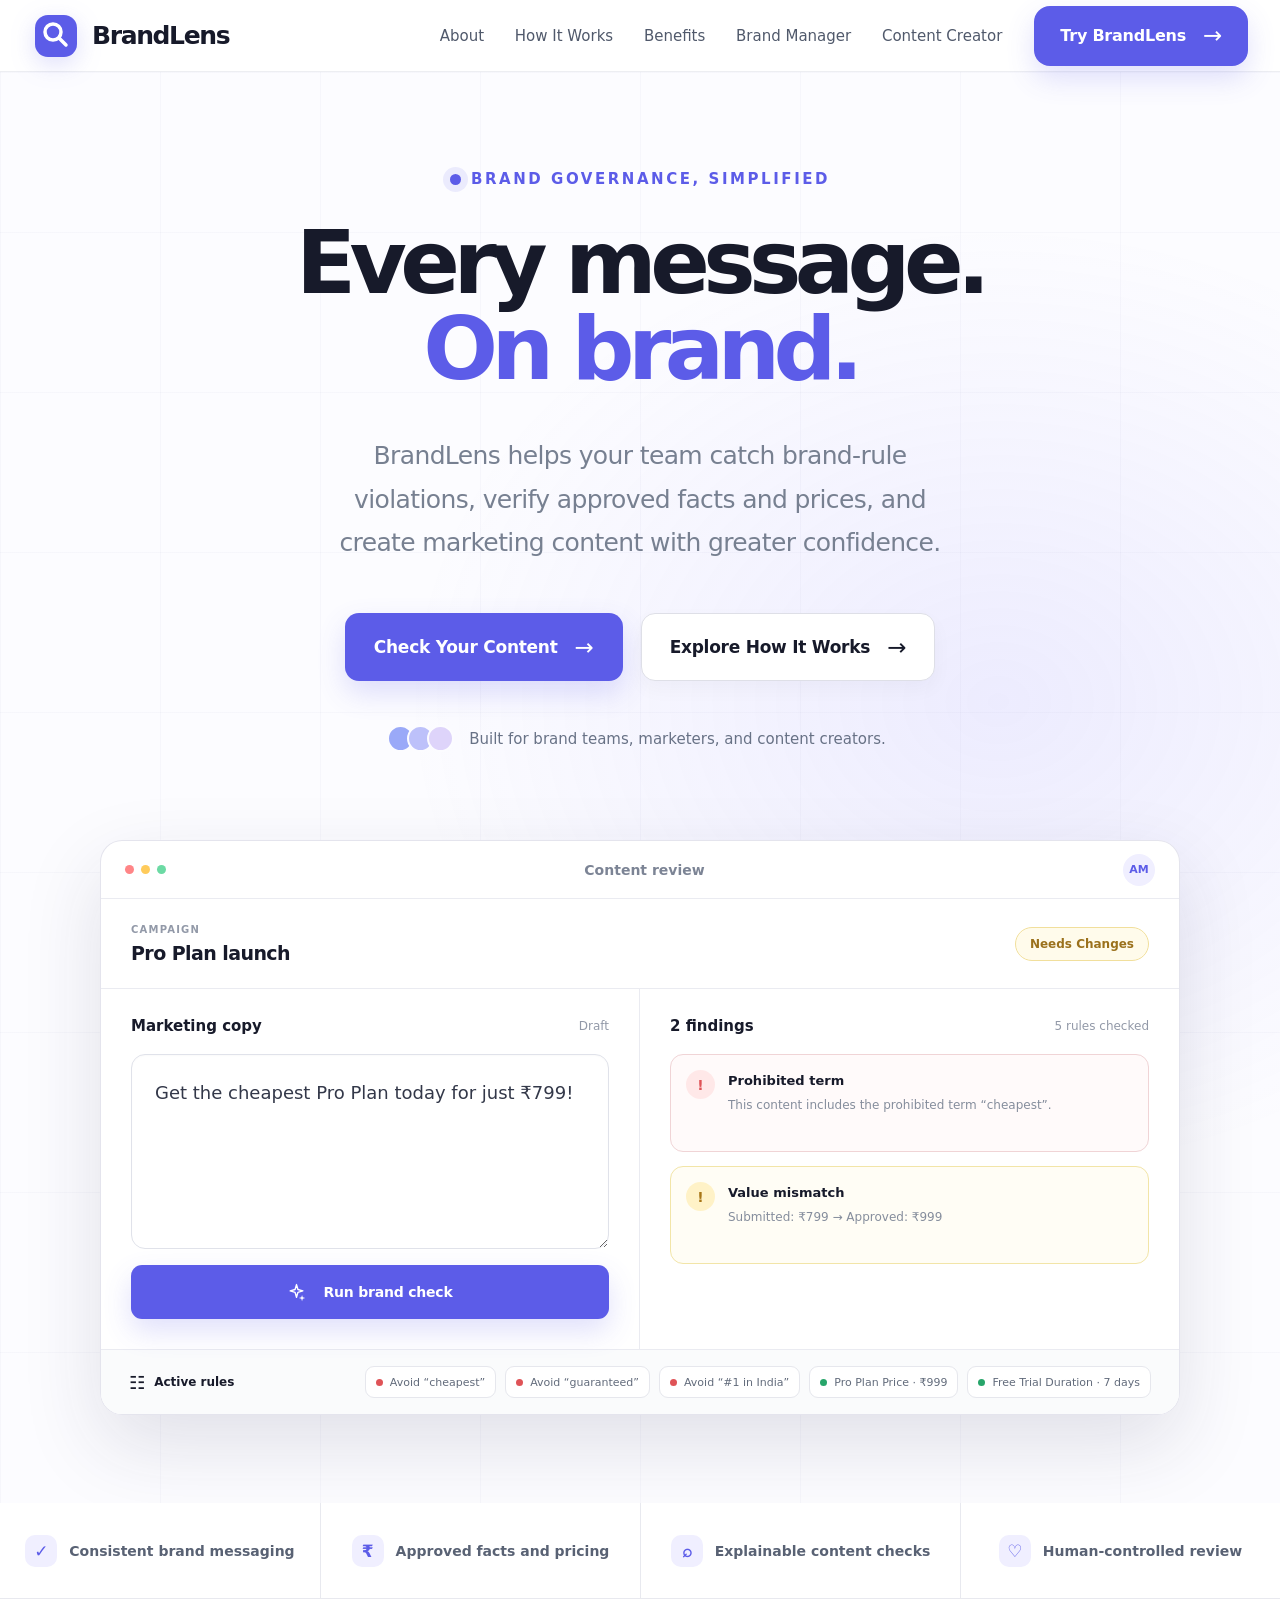
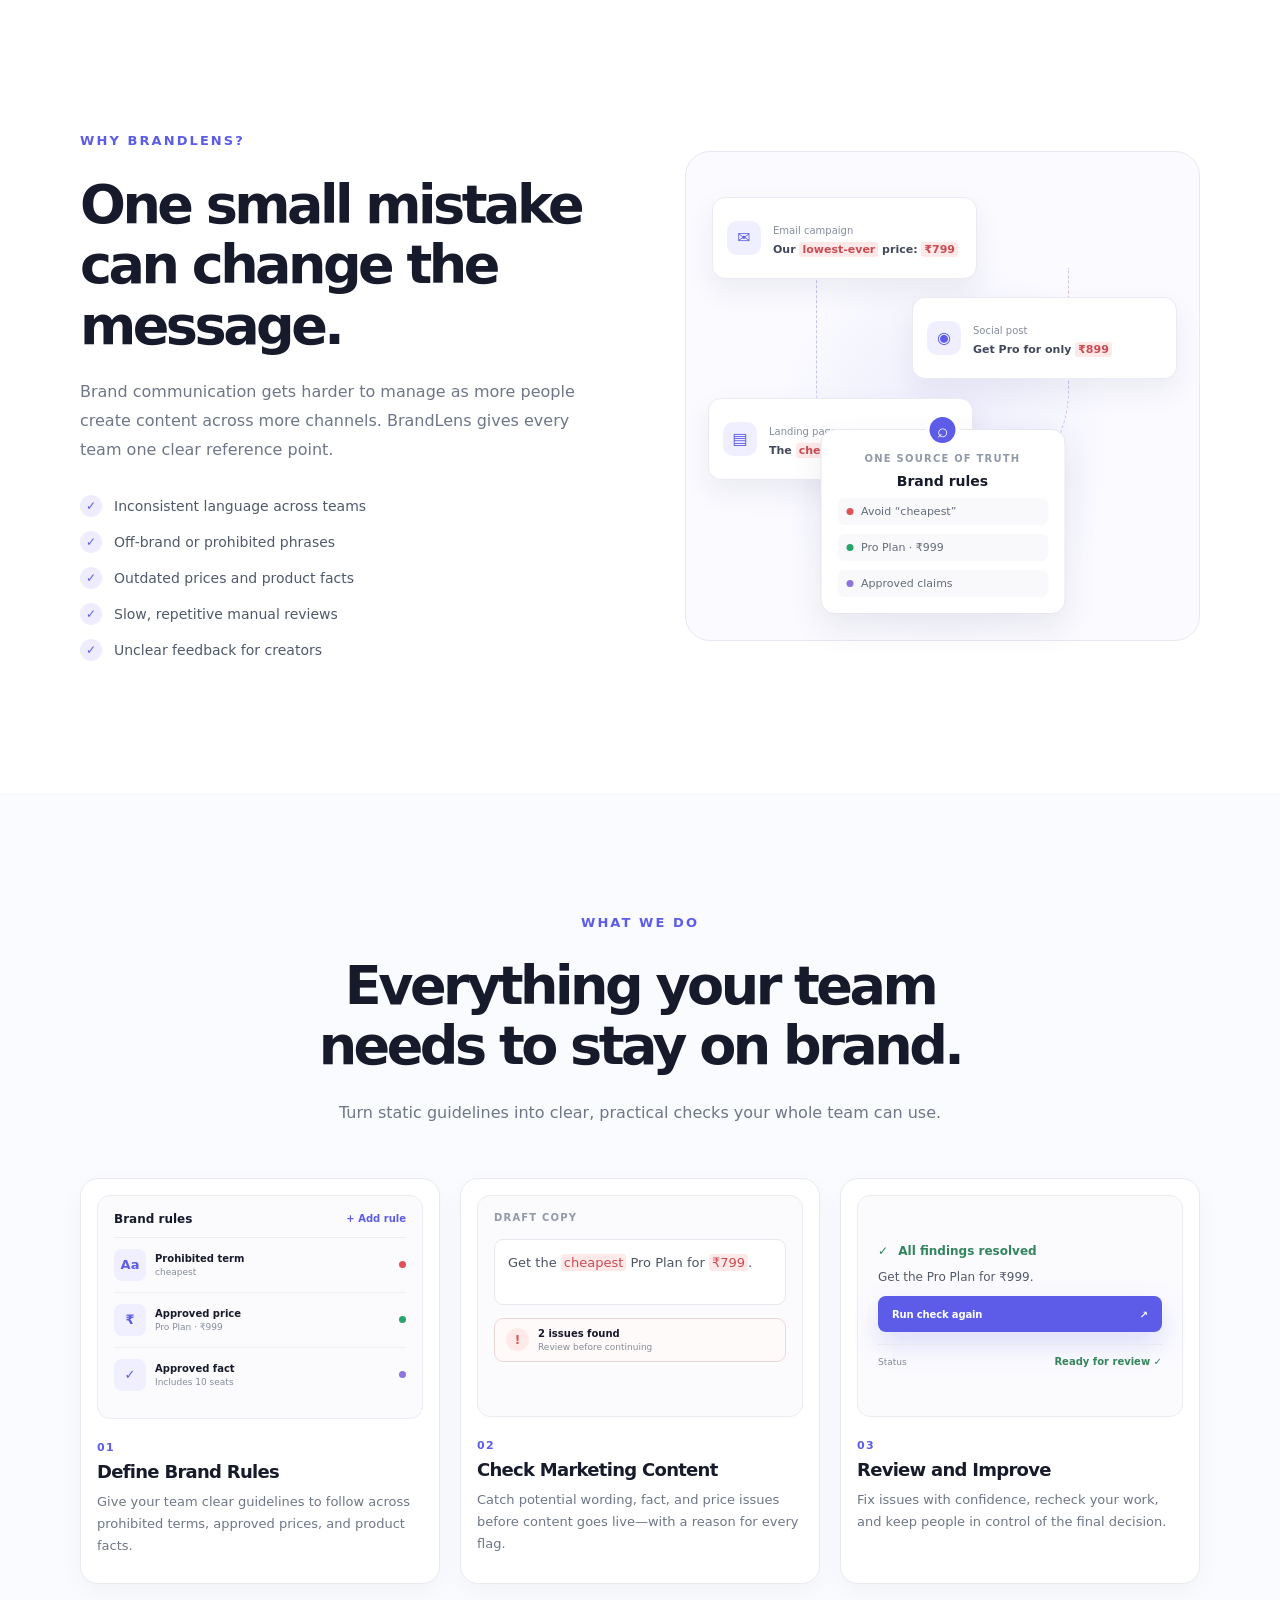
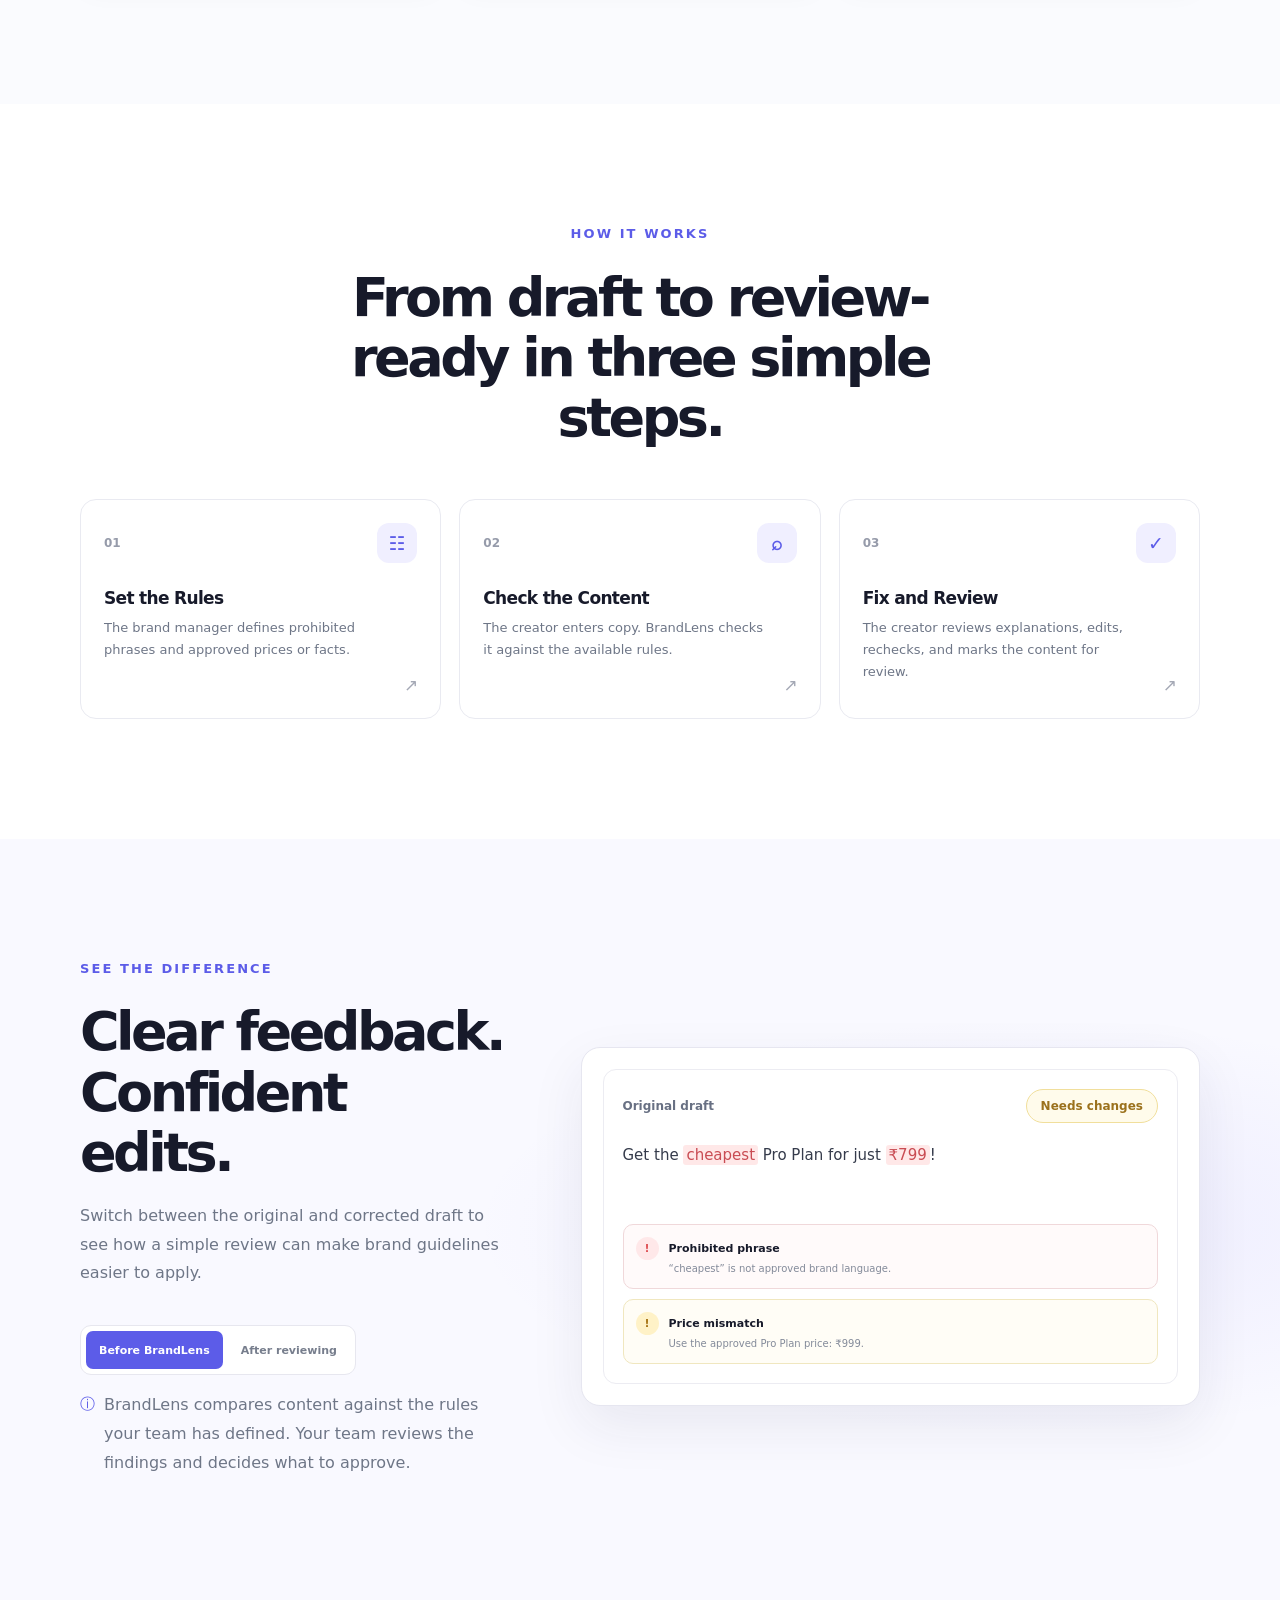
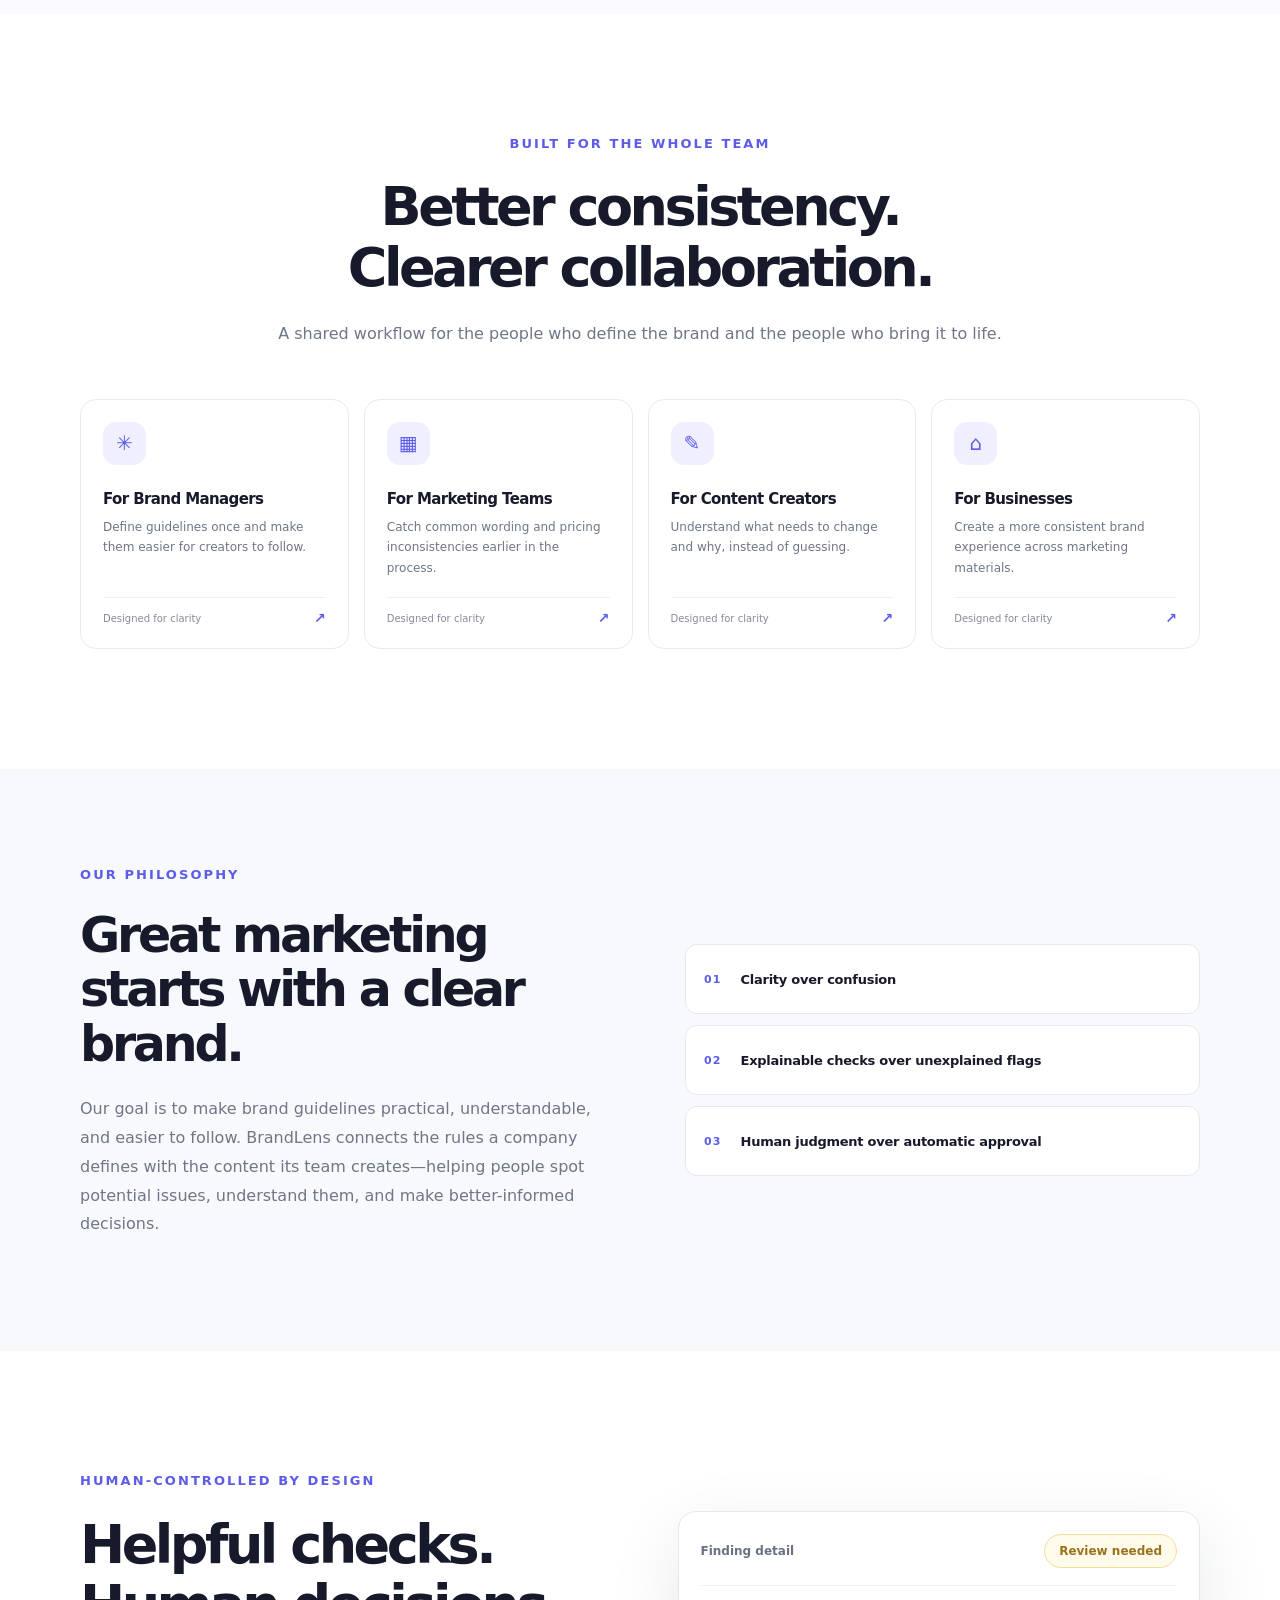
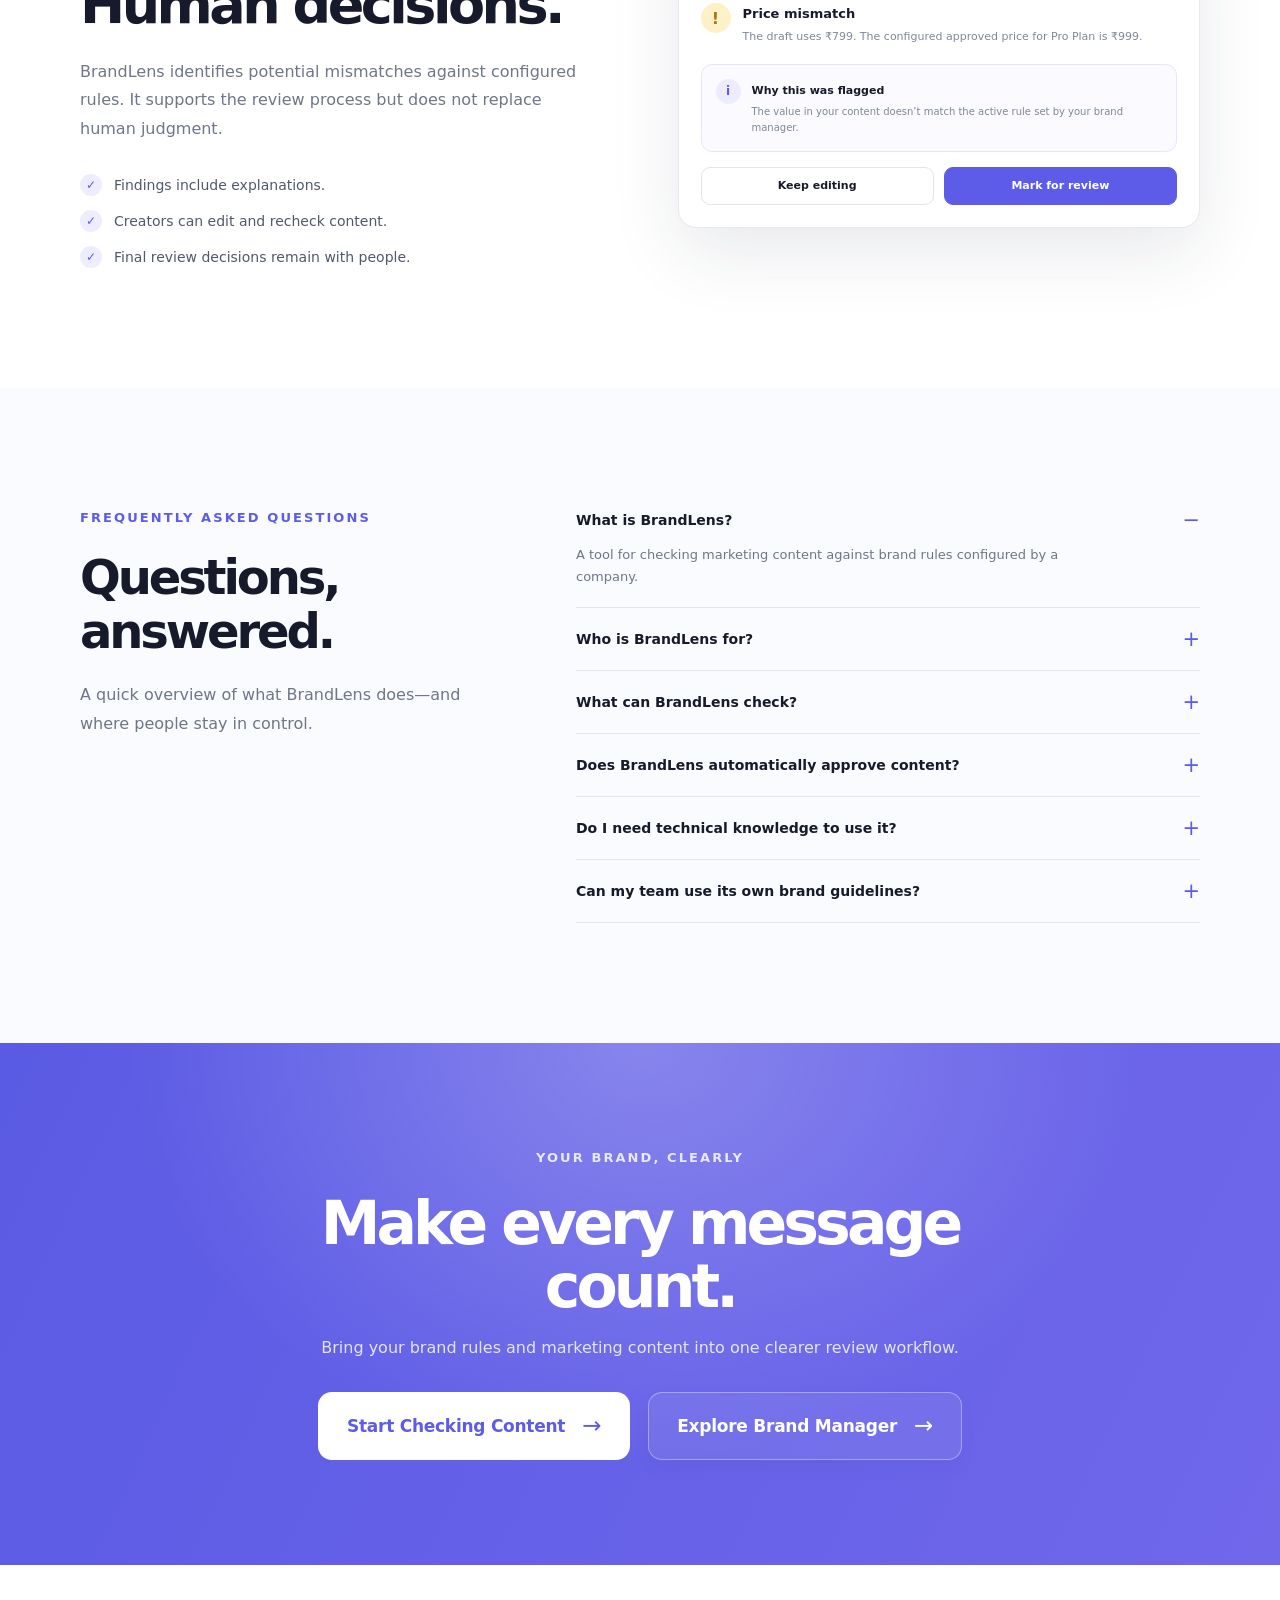
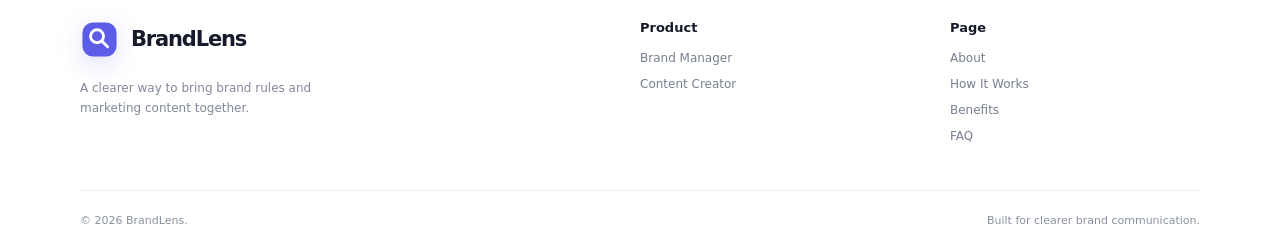
<file: index.html>
<!DOCTYPE html>
<html lang="en">

<head>
    <meta charset="UTF-8">
    <meta name="viewport" content="width=device-width, initial-scale=1.0">
    <meta name="theme-color" content="#ffffff">
    <meta name="description"
        content="Keep every message on brand. BrandLens helps teams catch brand-rule violations and check approved facts and prices.">
    <title>BrandLens — Every message. On brand.</title>
    <link rel="stylesheet" href="style.css">
</head>

<body>
    <header class="site-header">
        <div class="nav-shell">
            <a class="brand" href="#" aria-label="BrandLens home">
                <span class="brand-mark" aria-hidden="true">
                    <svg viewBox="0 0 48 48" fill="none">
                        <rect x="3" y="3" width="42" height="42" rx="13" fill="currentColor" />
                        <circle cx="21" cy="20" r="8" stroke="white" stroke-width="3.5" />
                        <path d="m27 26 7 7" stroke="white" stroke-width="3.5" stroke-linecap="round" />
                    </svg>
                </span>
                <span>BrandLens</span>
            </a>
            <button class="menu-toggle" type="button" aria-label="Toggle navigation" aria-expanded="false">
                <span></span><span></span><span></span>
            </button>
            <nav class="main-nav" aria-label="Main navigation">
                <a href="#about">About</a>
                <a href="#how-it-works">How It Works</a>
                <a href="#benefits">Benefits</a>
                <a href="brand.html">Brand Manager</a>
                <a href="creator.html">Content Creator</a>
            </nav>
            <a class="button button-primary nav-cta" href="#content-creator">Try BrandLens <span
                    aria-hidden="true">→</span></a>
        </div>
    </header>

    <main>
        <section class="hero" id="about">
            <div class="hero-content">
                <p class="eyebrow"><span class="eyebrow-dot"></span> Brand governance, simplified</p>
                <h1>Every message.<br><span>On brand.</span></h1>
                <p class="hero-copy">BrandLens helps your team catch brand-rule violations, verify approved facts and
                    prices, and create marketing content with greater confidence.</p>
                <div class="hero-actions">
                    <a class="button button-primary" href="creator.html">Check Your Content <span
                            aria-hidden="true">→</span></a>
                    <a class="button button-secondary" href="#how-it-works">Explore How It Works <span
                            aria-hidden="true">→</span></a>
                </div>
                <p class="hero-note">
                    <span class="avatar-stack" aria-hidden="true"><i></i><i></i><i></i></span>
                    Built for brand teams, marketers, and content creators.
                </p>
            </div>

            <div class="review-window" id="content-creator">
                <div class="window-top">
                    <div class="window-dots" aria-hidden="true"><i></i><i></i><i></i></div>
                    <span>Content review</span>
                    <span class="user-avatar">AM</span>
                </div>
                <div class="campaign-bar">
                    <div><span class="field-label">Campaign</span><strong>Pro Plan launch</strong></div>
                    <span class="status-pill status-warn">Needs Changes</span>
                </div>
                <div class="review-grid">
                    <div class="draft-panel">
                        <div class="panel-heading"><strong>Marketing copy</strong><span>Draft</span></div>
                        <label class="sr-only" for="draft-copy">Marketing copy to check</label>
                        <textarea id="draft-copy"
                            spellcheck="false">Get the cheapest Pro Plan today for just ₹799!</textarea>
                        <button class="button button-primary check-button" id="run-check" type="button">
                            <svg viewBox="0 0 24 24" fill="none" aria-hidden="true">
                                <path d="m12 2 1.8 6.2L20 10l-6.2 1.8L12 18l-1.8-6.2L4 10l6.2-1.8L12 2Z"
                                    stroke="currentColor" stroke-width="1.8" stroke-linejoin="round" />
                                <path d="m19 15 .9 3.1L23 19l-3.1.9L19 23l-.9-3.1L15 19l3.1-.9L19 15Z"
                                    fill="currentColor" />
                            </svg>
                            Run brand check
                        </button>
                    </div>
                    <div class="findings-panel">
                        <div class="panel-heading"><strong id="finding-count">2 findings</strong><span
                                id="rules-checked">5 rules
                                checked</span></div>
                        <div class="finding-list" id="finding-list" aria-live="polite">
                            <article class="finding finding-danger">
                                <span class="finding-icon">!</span>
                                <div><strong>Prohibited phrase</strong>
                                    <p>“cheapest” is not approved brand language. Remove or replace it.</p>
                                </div>
                            </article>
                            <article class="finding finding-warning">
                                <span class="finding-icon">!</span>
                                <div><strong>Price mismatch</strong>
                                    <p>₹799 differs from the approved Pro Plan price of <b>₹999</b>.</p>
                                </div>
                            </article>
                        </div>
                    </div>
                </div>
                <div class="active-rules">
                    <strong><span aria-hidden="true">☷</span> Active rules</strong>
                    <div id="active-rule-list"></div>
                </div>
            </div>
        </section>

        <section class="capability-strip" aria-label="Core capabilities">
            <div class="capability"><span class="cap-icon">✓</span>Consistent brand messaging</div>
            <div class="capability"><span class="cap-icon">₹</span>Approved facts and pricing</div>
            <div class="capability"><span class="cap-icon">⌕</span>Explainable content checks</div>
            <div class="capability"><span class="cap-icon">♡</span>Human-controlled review</div>
        </section>

        <section class="section about-section">
            <div class="section-inner about-grid">
                <div class="section-copy">
                    <p class="eyebrow">Why BrandLens?</p>
                    <h2>One small mistake can change the message.</h2>
                    <p>Brand communication gets harder to manage as more people create content across more channels.
                        BrandLens gives every team one clear reference point.</p>
                    <ul class="check-list">
                        <li><span>✓</span>Inconsistent language across teams</li>
                        <li><span>✓</span>Off-brand or prohibited phrases</li>
                        <li><span>✓</span>Outdated prices and product facts</li>
                        <li><span>✓</span>Slow, repetitive manual reviews</li>
                        <li><span>✓</span>Unclear feedback for creators</li>
                    </ul>
                </div>
                <div class="source-visual" aria-label="Different marketing messages connected to one source of truth">
                    <div class="message-card message-one"><span class="message-icon">✉</span>
                        <div><small>Email campaign</small>
                            <p>Our <mark>lowest-ever</mark> price: <mark>₹799</mark></p>
                        </div>
                    </div>
                    <div class="message-card message-two"><span class="message-icon">◉</span>
                        <div><small>Social post</small>
                            <p>Get Pro for only <mark>₹899</mark></p>
                        </div>
                    </div>
                    <div class="message-card message-three"><span class="message-icon">▤</span>
                        <div><small>Landing page</small>
                            <p>The <mark>cheapest</mark> plan for teams</p>
                        </div>
                    </div>
                    <div class="connector" aria-hidden="true"></div>
                    <div class="truth-card">
                        <span class="truth-icon">⌕</span>
                        <span class="field-label">One source of truth</span>
                        <strong>Brand rules</strong>
                        <span class="truth-rule"><i class="rule-dot red"></i>Avoid “cheapest”</span>
                        <span class="truth-rule"><i class="rule-dot green"></i>Pro Plan · ₹999</span>
                        <span class="truth-rule"><i class="rule-dot purple"></i>Approved claims</span>
                    </div>
                </div>
            </div>
        </section>

        <section class="section features-section" id="benefits">
            <div class="section-inner">
                <div class="section-heading">
                    <p class="eyebrow">What we do</p>
                    <h2>Everything your team needs to stay on brand.</h2>
                    <p>Turn static guidelines into clear, practical checks your whole team can use.</p>
                </div>
                <div class="feature-grid">
                    <article class="feature-card" id="brand-manager">
                        <div class="mini-ui rules-ui">
                            <div class="mini-ui-heading"><strong>Brand rules</strong><span>+ Add rule</span></div>
                            <div class="mini-rule"><span class="mini-symbol">Aa</span><span><b>Prohibited
                                        term</b><small>cheapest</small></span><i class="rule-dot red"></i></div>
                            <div class="mini-rule"><span class="mini-symbol">₹</span><span><b>Approved
                                        price</b><small>Pro Plan · ₹999</small></span><i class="rule-dot green"></i>
                            </div>
                            <div class="mini-rule"><span class="mini-symbol">✓</span><span><b>Approved
                                        fact</b><small>Includes 10 seats</small></span><i class="rule-dot purple"></i>
                            </div>
                        </div>
                        <span class="step-number">01</span>
                        <h3>Define Brand Rules</h3>
                        <p>Give your team clear guidelines to follow across prohibited terms, approved prices, and
                            product facts.</p>
                    </article>
                    <article class="feature-card">
                        <div class="mini-ui draft-ui">
                            <span class="field-label">Draft copy</span>
                            <p>Get the <mark>cheapest</mark> Pro Plan for <mark>₹799</mark>.</p>
                            <div class="mini-alert"><span>!</span>
                                <div><b>2 issues found</b><small>Review before continuing</small></div>
                            </div>
                        </div>
                        <span class="step-number">02</span>
                        <h3>Check Marketing Content</h3>
                        <p>Catch potential wording, fact, and price issues before content goes live—with a reason for
                            every flag.</p>
                    </article>
                    <article class="feature-card">
                        <div class="mini-ui resolved-ui">
                            <strong><span>✓</span> All findings resolved</strong>
                            <p>Get the Pro Plan for ₹999.</p>
                            <a class="button button-primary" href="#content-creator">Run check again <span
                                    aria-hidden="true">↗</span></a>
                            <div class="review-ready"><small>Status</small><b>Ready for review <span>✓</span></b></div>
                        </div>
                        <span class="step-number">03</span>
                        <h3>Review and Improve</h3>
                        <p>Fix issues with confidence, recheck your work, and keep people in control of the final
                            decision.</p>
                    </article>
                </div>
            </div>
        </section>

        <section class="section workflow-section" id="how-it-works">
            <div class="section-inner">
                <div class="section-heading">
                    <p class="eyebrow">How it works</p>
                    <h2>From draft to review-ready in three simple steps.</h2>
                </div>
                <div class="workflow-grid">
                    <article class="workflow-card">
                        <div class="workflow-top"><span>01</span><span class="workflow-icon">☷</span></div>
                        <h3>Set the Rules</h3>
                        <p>The brand manager defines prohibited phrases and approved prices or facts.</p>
                        <span class="workflow-arrow" aria-hidden="true">↗</span>
                    </article>
                    <article class="workflow-card">
                        <div class="workflow-top"><span>02</span><span class="workflow-icon">⌕</span></div>
                        <h3>Check the Content</h3>
                        <p>The creator enters copy. BrandLens checks it against the available rules.</p>
                        <span class="workflow-arrow" aria-hidden="true">↗</span>
                    </article>
                    <article class="workflow-card">
                        <div class="workflow-top"><span>03</span><span class="workflow-icon">✓</span></div>
                        <h3>Fix and Review</h3>
                        <p>The creator reviews explanations, edits, rechecks, and marks the content for review.</p>
                        <span class="workflow-arrow" aria-hidden="true">↗</span>
                    </article>
                </div>
            </div>
        </section>

        <section class="section comparison-section">
            <div class="section-inner comparison-grid">
                <div class="comparison-copy">
                    <p class="eyebrow">See the difference</p>
                    <h2>Clear feedback.<br>Confident edits.</h2>
                    <p>Switch between the original and corrected draft to see how a simple review can make brand
                        guidelines easier to apply.</p>
                    <div class="comparison-tabs" role="group" aria-label="Comparison view">
                        <button class="is-active" type="button" data-view="before" aria-pressed="true">Before
                            BrandLens</button>
                        <button type="button" data-view="after" aria-pressed="false">After reviewing</button>
                    </div>
                    <p class="human-note"><span>ⓘ</span> BrandLens compares content against the rules your team has
                        defined. Your team reviews the findings and decides what to approve.</p>
                </div>
                <div class="comparison-preview" id="comparison-preview">
                    <div class="comparison-card">
                        <div class="preview-header"><span>Original draft</span><span
                                class="status-pill status-warn">Needs changes</span></div>
                        <p class="preview-copy">Get the <mark>cheapest</mark> Pro Plan for just <mark>₹799</mark>!</p>
                        <div class="preview-finding"><span>!</span>
                            <div><strong>Prohibited phrase</strong>
                                <p>“cheapest” is not approved brand language.</p>
                            </div>
                        </div>
                        <div class="preview-finding price-finding"><span>!</span>
                            <div><strong>Price mismatch</strong>
                                <p>Use the approved Pro Plan price: ₹999.</p>
                            </div>
                        </div>
                    </div>
                </div>
            </div>
        </section>

        <section class="section audience-section">
            <div class="section-inner">
                <div class="section-heading">
                    <p class="eyebrow">Built for the whole team</p>
                    <h2>Better consistency. Clearer collaboration.</h2>
                    <p>A shared workflow for the people who define the brand and the people who bring it to life.</p>
                </div>
                <div class="audience-grid">
                    <article class="audience-card"><span class="audience-icon">✳</span>
                        <h3>For Brand Managers</h3>
                        <p>Define guidelines once and make them easier for creators to follow.</p><span
                            class="card-foot">Designed for clarity <b>↗</b></span>
                    </article>
                    <article class="audience-card"><span class="audience-icon">▦</span>
                        <h3>For Marketing Teams</h3>
                        <p>Catch common wording and pricing inconsistencies earlier in the process.</p><span
                            class="card-foot">Designed for clarity <b>↗</b></span>
                    </article>
                    <article class="audience-card"><span class="audience-icon">✎</span>
                        <h3>For Content Creators</h3>
                        <p>Understand what needs to change and why, instead of guessing.</p><span
                            class="card-foot">Designed for clarity <b>↗</b></span>
                    </article>
                    <article class="audience-card"><span class="audience-icon">⌂</span>
                        <h3>For Businesses</h3>
                        <p>Create a more consistent brand experience across marketing materials.</p><span
                            class="card-foot">Designed for clarity <b>↗</b></span>
                    </article>
                </div>
            </div>
        </section>

        <section class="section philosophy-section">
            <div class="section-inner philosophy-grid">
                <div>
                    <p class="eyebrow">Our philosophy</p>
                    <h2>Great marketing starts with a clear brand.</h2>
                    <p>Our goal is to make brand guidelines practical, understandable, and easier to follow. BrandLens
                        connects the rules a company defines with the content its team creates—helping people spot
                        potential issues, understand them, and make better-informed decisions.</p>
                </div>
                <div class="principle-list">
                    <div><span>01</span><strong>Clarity over confusion</strong></div>
                    <div><span>02</span><strong>Explainable checks over unexplained flags</strong></div>
                    <div><span>03</span><strong>Human judgment over automatic approval</strong></div>
                </div>
            </div>
        </section>

        <section class="section human-section">
            <div class="section-inner human-grid">
                <div class="section-copy">
                    <p class="eyebrow">Human-controlled by design</p>
                    <h2>Helpful checks.<br>Human decisions.</h2>
                    <p>BrandLens identifies potential mismatches against configured rules. It supports the review
                        process but does not replace human judgment.</p>
                    <ul class="check-list">
                        <li><span>✓</span>Findings include explanations.</li>
                        <li><span>✓</span>Creators can edit and recheck content.</li>
                        <li><span>✓</span>Final review decisions remain with people.</li>
                    </ul>
                </div>
                <div class="decision-card">
                    <div class="decision-header"><span>Finding detail</span><span class="status-pill status-warn">Review
                            needed</span></div>
                    <div class="decision-alert"><span>!</span>
                        <div><strong>Price mismatch</strong>
                            <p>The draft uses ₹799. The configured approved price for Pro Plan is ₹999.</p>
                        </div>
                    </div>
                    <div class="why-card"><span class="why-icon">i</span>
                        <div><strong>Why this was flagged</strong>
                            <p>The value in your content doesn’t match the active rule set by your brand manager.</p>
                        </div>
                    </div>
                    <div class="decision-actions"><button type="button">Keep editing</button><button type="button">Mark
                            for review</button></div>
                </div>
            </div>
        </section>

        <section class="section faq-section" id="faq">
            <div class="section-inner faq-grid">
                <div class="section-heading">
                    <p class="eyebrow">Frequently asked questions</p>
                    <h2>Questions, answered.</h2>
                    <p>A quick overview of what BrandLens does—and where people stay in control.</p>
                </div>
                <div class="faq-list">
                    <details open>
                        <summary>What is BrandLens?</summary>
                        <p>A tool for checking marketing content against brand rules configured by a company.</p>
                    </details>
                    <details>
                        <summary>Who is BrandLens for?</summary>
                        <p>Brand managers, marketing teams, and content creators who want a clearer way to work with
                            brand guidelines.</p>
                    </details>
                    <details>
                        <summary>What can BrandLens check?</summary>
                        <p>It can flag configured prohibited phrases and mismatches with approved product facts and
                            prices.</p>
                    </details>
                    <details>
                        <summary>Does BrandLens automatically approve content?</summary>
                        <p>No. BrandLens explains potential issues and leaves the final review decision to people.</p>
                    </details>
                    <details>
                        <summary>Do I need technical knowledge to use it?</summary>
                        <p>No. The workflow is designed to make brand rules and content checks easy to understand.</p>
                    </details>
                    <details>
                        <summary>Can my team use its own brand guidelines?</summary>
                        <p>Yes. Teams can define the rules and approved details they want BrandLens to check.</p>
                    </details>
                </div>
            </div>
        </section>

        <section class="closing-section">
            <div class="closing-inner">
                <p class="eyebrow">Your brand, clearly</p>
                <h2>Make every message count.</h2>
                <p>Bring your brand rules and marketing content into one clearer review workflow.</p>
                <div class="hero-actions">
                    <a class="button button-primary" href="creator.html">Start Checking Content <span
                            aria-hidden="true">→</span></a>
                    <a class="button button-secondary" href="#brand-manager">Explore Brand Manager <span
                            aria-hidden="true">→</span></a>
                </div>
            </div>
        </section>
    </main>

    <footer class="site-footer">
        <div class="footer-main">
            <div class="footer-brand">
                <a class="brand" href="#"><span class="brand-mark" aria-hidden="true"><svg viewBox="0 0 48 48"
                            fill="none">
                            <rect x="3" y="3" width="42" height="42" rx="13" fill="currentColor" />
                            <circle cx="21" cy="20" r="8" stroke="white" stroke-width="3.5" />
                            <path d="m27 26 7 7" stroke="white" stroke-width="3.5" stroke-linecap="round" />
                        </svg></span><span>BrandLens</span></a>
                <p>A clearer way to bring brand rules and marketing content together.</p>
            </div>
            <div class="footer-column"><strong>Product</strong><a href="brand.html">Brand Manager</a><a
                    href="creator.html">Content Creator</a></div>
            <div class="footer-column"><strong>Page</strong><a href="#about">About</a><a href="#how-it-works">How It
                    Works</a><a href="#benefits">Benefits</a><a href="#faq">FAQ</a></div>
        </div>
        <div class="footer-bottom"><span>© 2026 BrandLens.</span><span>Built for clearer brand communication.</span>
        </div>
    </footer>
    <script src="brandlens-data.js"></script>
    <script src="script.js"></script>
</body>

</html>
</file>
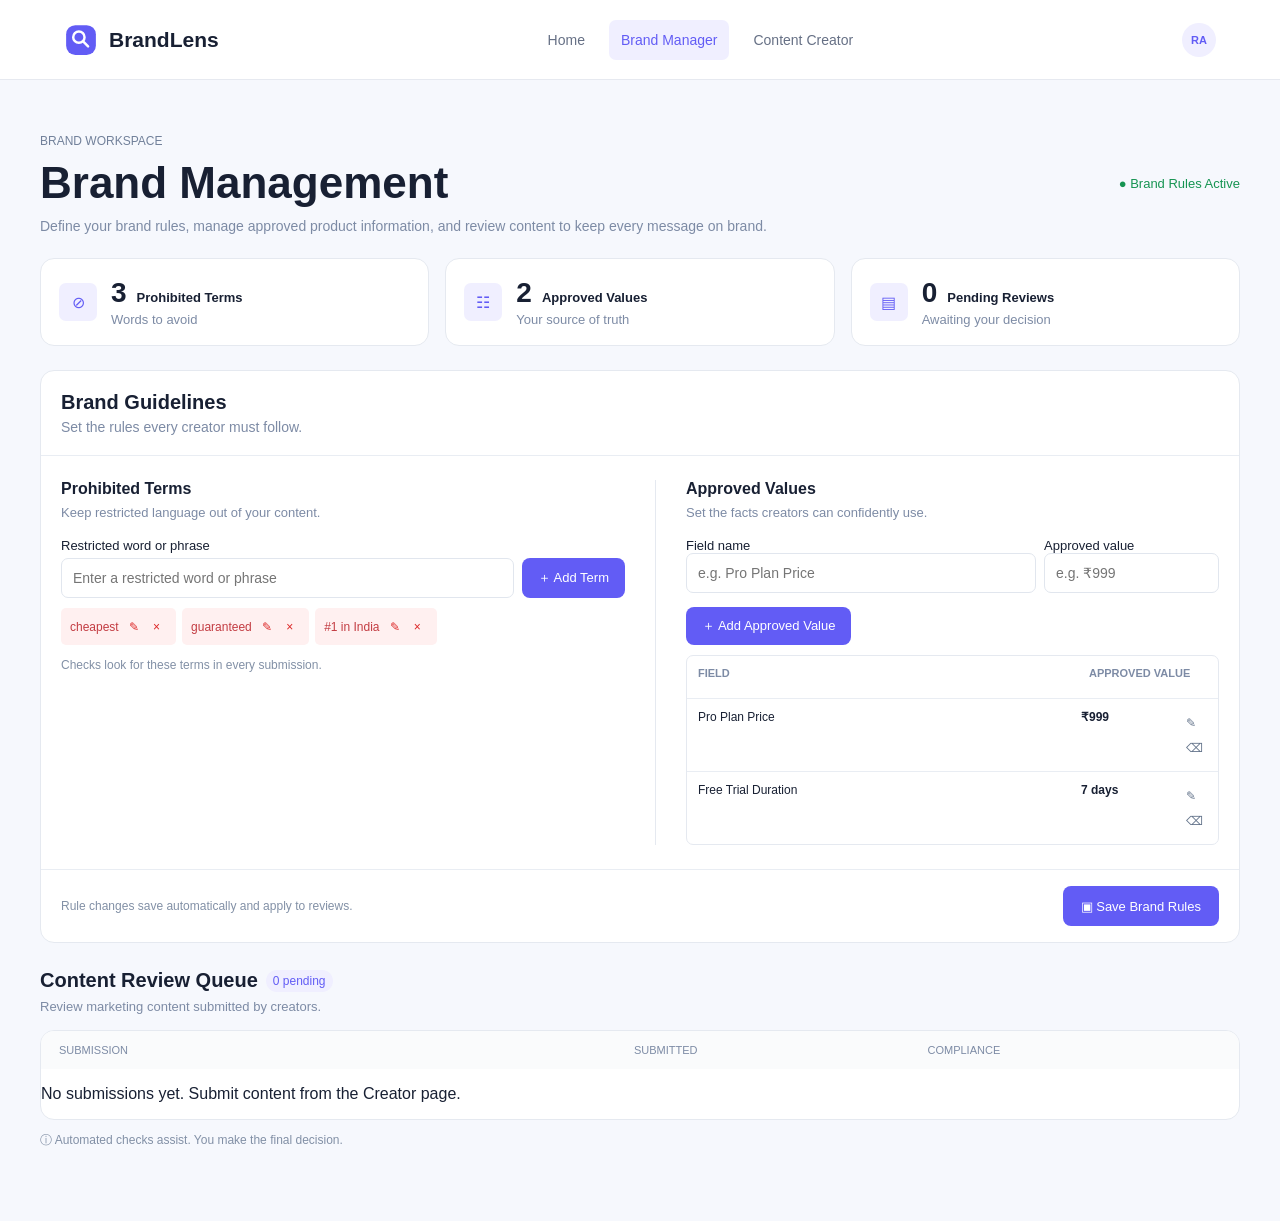
<file: brand.html>
<!DOCTYPE html>
<html lang="en">

<head>
    <meta charset="UTF-8">
    <meta name="viewport" content="width=device-width, initial-scale=1.0">
    <title>Brand Manager | BrandLens</title>
    <link rel="stylesheet" href="brand.css">
</head>

<body>
    <header class="topbar">
        <a class="brand" href="index.html">
            <span class="brand-icon" aria-hidden="true">
                <svg viewBox="0 0 48 48" fill="none">
                    <rect x="3" y="3" width="42" height="42" rx="13" fill="currentColor" />
                    <circle cx="21" cy="20" r="8" stroke="white" stroke-width="3.5" />
                    <path d="m27 26 7 7" stroke="white" stroke-width="3.5" stroke-linecap="round" />
                </svg>
            </span>
            <span>BrandLens</span>
        </a>
        <nav aria-label="Main navigation">
            <a href="index.html">Home</a>
            <a class="current" href="brand.html">Brand Manager</a>
            <a href="creator.html">Content Creator</a>
        </nav>
        <div class="profile"><span>RA</span></div>
    </header>

    <main>
        <section class="page-heading">
            <p class="eyebrow">Brand workspace</p>
            <div class="heading-row">
                <h1>Brand Management</h1>
                <span class="active-label">● Brand Rules Active</span>
            </div>
            <p>Define your brand rules, manage approved product information, and review content to keep every message on
                brand.</p>
        </section>

        <section class="stats" aria-label="Brand overview">
            <article class="card stat"><span class="stat-icon">⊘</span>
                <div><strong>3</strong><b>Prohibited Terms</b><small>Words to avoid</small></div>
            </article>
            <article class="card stat"><span class="stat-icon">☷</span>
                <div><strong>2</strong><b>Approved Values</b><small>Your source of truth</small></div>
            </article>
            <article class="card stat"><span class="stat-icon">▤</span>
                <div><strong>2</strong><b>Pending Reviews</b><small>Awaiting your decision</small></div>
            </article>
        </section>

        <section class="card guidelines">
            <div class="section-title">
                <h2>Brand Guidelines</h2>
                <p>Set the rules every creator must follow.</p>
            </div>
            <div class="guideline-columns">
                <section>
                    <h3>Prohibited Terms</h3>
                    <p>Keep restricted language out of your content.</p>
                    <label for="restricted-word">Restricted word or phrase</label>
                    <div class="input-row">
                        <input id="restricted-word" type="text" placeholder="Enter a restricted word or phrase">
                        <button type="button">＋ Add Term</button>
                    </div>
                    <div class="tags"></div>
                    <small class="help">Checks look for these terms in every submission.</small>
                </section>
                <section>
                    <h3>Approved Values</h3>
                    <p>Set the facts creators can confidently use.</p>
                    <div class="value-inputs">
                        <label>Field name<input type="text" placeholder="e.g. Pro Plan Price"></label>
                        <label>Approved value<input type="text" placeholder="e.g. ₹999"></label>
                    </div>
                    <button type="button">＋ Add Approved Value</button>
                    <div class="value-table">
                        <div class="table-head"><b>FIELD</b><b>APPROVED VALUE</b></div>
                        <div><span>Pro Plan Price</span><strong>₹999</strong><span>✎　⌫</span></div>
                        <div><span>Free Trial Duration</span><strong>7 days</strong><span>✎　⌫</span></div>
                    </div>
                </section>
            </div>
            <div class="save-row">
                <small>Rule changes save automatically and apply to reviews.</small>
                <button type="button">▣ Save Brand Rules</button>
            </div>
        </section>

        <section class="queue">
            <div class="queue-heading">
                <div>
                    <h2>Content Review Queue <span class="pending-count">2 pending</span></h2>
                    <p>Review marketing content submitted by creators.</p>
                </div>
            </div>
            <div class="card queue-table">
                <div class="queue-head">
                    <span>SUBMISSION</span><span>SUBMITTED</span><span>COMPLIANCE</span><span></span>
                </div>
                <article class="queue-item">
                    <div class="submission"><span class="file-icon">▤</span>
                        <div><strong>Summer Promotion</strong><small>Creator 01</small></div>
                    </div>
                    <span class="date">24 Oct 2026</span><span class="status needs-changes">Needs Changes</span>
                    <a class="review-button" href="#review-modal">Review Content</a>
                </article>
                <article class="queue-item">
                    <div class="submission"><span class="file-icon">▤</span>
                        <div><strong>New Product Announcement</strong><small>Creator 02</small></div>
                    </div>
                    <span class="date">24 Oct 2026</span><span class="status ready">Ready for Review</span>
                    <a class="review-button" href="#review-modal">Review Content</a>
                </article>
                <article class="queue-item">
                    <div class="submission"><span class="file-icon">▧</span>
                        <div><strong>Weekly Social Post</strong><small>Creator 03</small></div>
                    </div>
                    <span class="date">23 Oct 2026</span><span class="status approved">Approved</span>
                    <a class="review-button" href="#review-modal">Review Content</a>
                </article>
            </div>
            <small class="note" id="queue-message" aria-live="polite">ⓘ Automated checks assist. You make the final decision.</small>
        </section>
    </main>

    <section class="modal" id="review-modal" aria-label="Review Summer Promotion">
        <a class="modal-backdrop" href="#" aria-label="Close review"></a>
        <article class="dialog">
            <header class="dialog-header">
                <a class="close" href="#" aria-label="Close">×</a>
                <p class="eyebrow">Content review</p>
                <div class="heading-row">
                    <h2>Summer Promotion</h2><span class="status needs-changes">Needs Changes</span>
                </div>
                <p>Creator 01 ・ Submitted 24 Oct 2026</p>
            </header>
            <div class="dialog-content">
                <h3>Submitted marketing text</h3>
                <p class="submitted-copy">Get our cheapest Pro Plan for ₹799. Enjoy a 14-day free trial with guaranteed
                    results.</p>
                <div class="issues-heading">
                    <h3>Issues to review</h3><span>⚠ 4 detected issues</span>
                </div>
                <div class="issues">
                    <article><b>!</b>
                        <div><strong>“cheapest”</strong>
                            <p>Brand rule: do not use “cheapest”.</p><small>Remove this restricted price claim.</small>
                        </div><small>Prohibited term</small>
                    </article>
                    <article><b>!</b>
                        <div><strong>“guaranteed”</strong>
                            <p>Brand rule: do not use “guaranteed”.</p><small>Avoid promising a guaranteed
                                outcome.</small>
                        </div><small>Prohibited term</small>
                    </article>
                    <article><b>!</b>
                        <div><strong>Pro Plan Price</strong>
                            <p>Submitted: ₹799　→　Approved: ₹999</p><small>The submitted price does not match the
                                approved plan price.</small>
                        </div><small>Value mismatch</small>
                    </article>
                    <article><b>!</b>
                        <div><strong>Free Trial Duration</strong>
                            <p>Submitted: 14 days　→　Approved: 7 days</p><small>The trial is longer than the approved
                                duration.</small>
                        </div><small>Value mismatch</small>
                    </article>
                </div>
                <label for="feedback">Manager feedback <small>(optional)</small></label>
                <textarea id="feedback" placeholder="Add guidance for the creator..."></textarea>
                <p class="info">ⓘ Automated checks assist; the brand manager makes the final decision. Review the issues
                    before approving or requesting changes.</p>
            </div>
            <footer class="dialog-actions">
                <a class="review-button" href="#">Cancel</a>
                <div><a class="request-button" href="#">Request Changes</a><a class="approve-button" href="#">✓ Approve
                        Content</a></div>
            </footer>
        </article>
    </section>
    <script src="brandlens-data.js"></script>
    <script src="brand.js"></script>
</body>

</html>
</file>
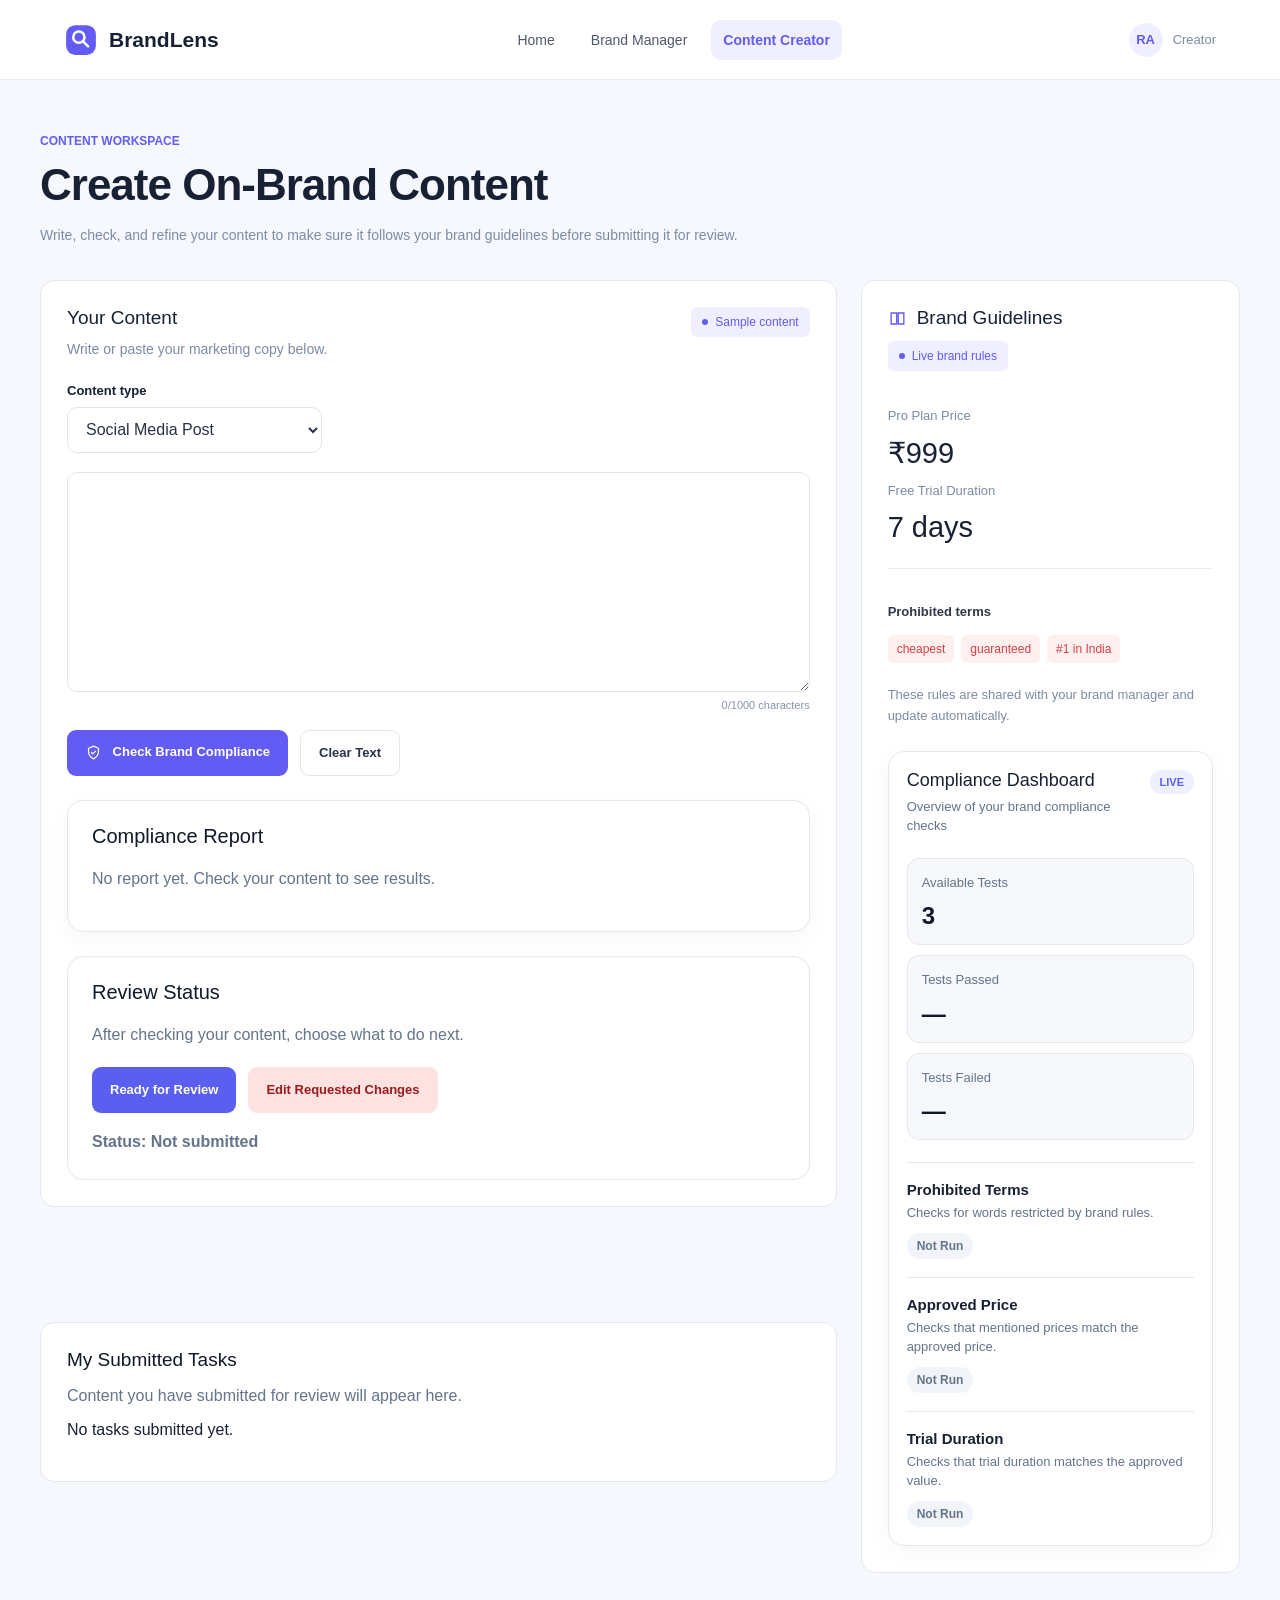
<file: creator.html>
<!DOCTYPE html>
<html lang="en">

<head>
    <meta charset="UTF-8">
    <meta name="viewport" content="width=device-width, initial-scale=1.0">
    <title>Content Creator | BrandLens</title>
    <link rel="stylesheet" href="creator.css">
</head>

<body>
    <header class="topbar">
        <a class="brand" href="index.html" aria-label="BrandLens home">
            <span class="brand-icon" aria-hidden="true">
                <svg viewBox="0 0 48 48" fill="none">
                    <rect x="3" y="3" width="42" height="42" rx="13" fill="currentColor" />
                    <circle cx="21" cy="20" r="8" stroke="white" stroke-width="3.5" />
                    <path d="m27 26 7 7" stroke="white" stroke-width="3.5" stroke-linecap="round" />
                </svg>
            </span>
            <span>BrandLens</span>
        </a>

        <nav aria-label="Main navigation">
            <a href="index.html">Home</a>
            <a href="brand.html">Brand Manager</a>
            <a class="current" href="creator.html" aria-current="page">Content Creator</a>
        </nav>

        <div class="profile"><span>RA</span> Creator</div>
    </header>

    <main>
        <div class="page-heading">
            <p class="eyebrow">Content workspace</p>
            <h1>Create On-Brand Content</h1>
            <p>Write, check, and refine your content to make sure it follows your brand guidelines before submitting it
                for review.</p>
        </div>

        <div class="workspace">
            <section class="card content-card" aria-labelledby="content-title">
                <div class="card-heading">
                    <div>
                        <h2 id="content-title">Your Content</h2>
                        <p>Write or paste your marketing copy below.</p>
                    </div>
                    <span class="sample-label"><i></i> Sample content</span>
                </div>

                <form id="content-form">
                    <label for="content-type">Content type</label>
                    <select id="content-type" name="content-type">
                        <option>Social Media Post</option>
                        <option>Email Campaign</option>
                        <option>Website Copy</option>
                        <option>Advertisement</option>
                    </select>

                    <label class="visually-hidden" for="content">Marketing content</label>
                    <textarea id="content" name="content" maxlength="1000"></textarea>
                    <div class="character-count">
                        <span id="char-count">0</span>/1000 characters
                    </div>

                    <div class="actions">
                        <button class="check-button" id="check-button" type="button">
                            <svg viewBox="0 0 24 24" fill="none" aria-hidden="true">
                                <path d="M12 3 19 6v5c0 4.4-2.9 7.8-7 10-4.1-2.2-7-5.6-7-10V6l7-3Z"
                                    stroke="currentColor" stroke-width="1.7" stroke-linejoin="round" />
                                <path d="m9 12 2 2 4-4" stroke="currentColor" stroke-width="1.7" stroke-linecap="round"
                                    stroke-linejoin="round" />
                            </svg>
                            Check Brand Compliance
                        </button>
                        <button class="clear-button" id="clear-button" type="button">Clear Text</button>
                    </div>

                    <section class="compliance-report">
                        <h2>Compliance Report</h2>
                        <div id="compliance-results">
                            <p>No report yet. Check your content to see results.</p>
                        </div>
                    </section>


                    <section class="review-section">
                        <h2>Review Status</h2>
                        <p>After checking your content, choose what to do next.</p>

                        <div class="review-actions">
                            <button id="ready-button" type="button">
                                Ready for Review
                            </button>

                            <button id="changes-button" type="button">
                                Edit Requested Changes
                            </button>

                            <button id="cancel-edit-button" type="button" hidden>
                                Cancel Editing
                            </button>
                        </div>

                        <p id="review-message">Status: Not submitted</p>
                    </section>

                </form>
            </section>

            <section class="card saved-tasks" aria-labelledby="submitted-tasks-title">
                <h2 id="submitted-tasks-title">My Submitted Tasks</h2>
                <p>Content you have submitted for review will appear here.</p>

                <div id="saved-tasks-list">
                    <p>No tasks submitted yet.</p>
                </div>
            </section>

            <aside class="card guidelines" aria-labelledby="guidelines-title">
                <h2 id="guidelines-title">
                    <svg viewBox="0 0 24 24" fill="none" aria-hidden="true">
                        <path d="M4 5h7v14H4zM13 5h7v14h-7z" stroke="currentColor" stroke-width="1.7" />
                    </svg>
                    Brand Guidelines
                </h2>
                <span class="sample-label"><i></i> Live brand rules</span>

                <div class="price" id="approved-values"></div>

                <div class="prohibited">
                <h3>Prohibited terms</h3>
                <ul id="prohibited-terms"></ul>
                </div>

                <p class="guideline-note">These rules are shared with your brand manager and update automatically.</p>


                <section class="test-dashboard">
                    <div class="dashboard-heading">
                        <div>
                            <h2>Compliance Dashboard</h2>
                            <p>Overview of your brand compliance checks</p>
                        </div>
                        <span class="dashboard-label">LIVE</span>
                    </div>

                    <div class="dashboard-stats">
                        <div class="stat-card">
                            <p>Available Tests</p>
                            <h3 id="total-tests">3</h3>
                        </div>

                        <div class="stat-card">
                            <p>Tests Passed</p>
                            <h3 id="passed-tests">—</h3>
                        </div>

                        <div class="stat-card">
                            <p>Tests Failed</p>
                            <h3 id="failed-tests">—</h3>
                        </div>
                    </div>

                    <div class="test-list">
                        <div class="test-row">
                            <div>
                                <h3>Prohibited Terms</h3>
                                <p>Checks for words restricted by brand rules.</p>
                            </div>
                            <span id="term-test-status" class="test-status">Not Run</span>
                        </div>

                        <div class="test-row">
                            <div>
                                <h3>Approved Price</h3>
                                <p>Checks that mentioned prices match the approved price.</p>
                            </div>
                            <span id="price-test-status" class="test-status">Not Run</span>
                        </div>
                        <div class="test-row">
                            <div>
                                <h3>Trial Duration</h3>
                                <p>Checks that trial duration matches the approved value.</p>
                            </div>
                            <span id="duration-test-status" class="test-status">Not Run</span>
                        </div>
                    </div>
                </section>

            </aside>
        </div>

    </main>
    <script src="brandlens-data.js"></script>
    <script src="creator.js"></script>
</body>

</html>
</file>
<file: style.css>
:root {
    color-scheme: light;
    --ink: #171a2a;
    --muted: #6e7687;
    --purple: #5c5ce8;
    --purple-dark: #4e4ed8;
    --purple-soft: #f2f1ff;
    --border: #e8e9ef;
    --surface: #fff;
    --surface-soft: #f8f9fc;
    --green: #27a56a;
    --red: #df5357;
    --yellow: #e5a623;
    --shadow: 0 24px 70px rgba(33, 38, 72, .10);
}

* {
    box-sizing: border-box;
}

html {
    scroll-behavior: smooth;
    scroll-padding-top: 100px;
}

body {
    margin: 0;
    color: var(--ink);
    background: #fff;
    font-family: "DM Sans", Inter, ui-sans-serif, system-ui, -apple-system, BlinkMacSystemFont, "Segoe UI", sans-serif;
    -webkit-font-smoothing: antialiased;
}

button,
textarea {
    font: inherit;
}

button,
a {
    -webkit-tap-highlight-color: transparent;
}

a {
    color: inherit;
    text-decoration: none;
}

button {
    color: inherit;
}

::selection {
    color: #fff;
    background: var(--purple);
}

.sr-only {
    position: absolute;
    width: 1px;
    height: 1px;
    padding: 0;
    margin: -1px;
    overflow: hidden;
    clip: rect(0, 0, 0, 0);
    white-space: nowrap;
    border: 0;
}

.site-header {
    position: sticky;
    z-index: 20;
    top: 0;
    height: 72px;
    background: rgba(255, 255, 255, .94);
    border-bottom: 1px solid rgba(232, 233, 239, .78);
    backdrop-filter: blur(18px);
}

.nav-shell {
    display: flex;
    width: min(100% - 64px, 1280px);
    height: 100%;
    align-items: center;
    justify-content: space-between;
    margin: 0 auto;
    gap: 32px;
}

.brand {
    display: inline-flex;
    flex: 0 0 auto;
    align-items: center;
    gap: 12px;
    color: var(--ink);
    font-size: 25px;
    font-weight: 700;
    letter-spacing: -.055em;
}

.brand-mark {
    display: inline-flex;
    width: 48px;
    height: 48px;
    color: var(--purple);
    filter: drop-shadow(0 7px 12px rgba(92, 92, 232, .2));
}

.brand-mark svg {
    width: 100%;
    height: 100%;
}

.main-nav {
    display: flex;
    align-items: center;
    justify-content: center;
    gap: clamp(20px, 2.4vw, 38px);
    margin-left: auto;
}

.main-nav a {
    color: #50596b;
    font-size: 15px;
    font-weight: 500;
    transition: color .2s ease;
}

.main-nav a:hover,
.footer-column a:hover {
    color: var(--purple);
}

.button {
    display: inline-flex;
    min-height: 58px;
    align-items: center;
    justify-content: center;
    gap: 17px;
    padding: 0 25px;
    border: 1px solid transparent;
    border-radius: 14px;
    cursor: pointer;
    font-size: 16px;
    font-weight: 700;
    letter-spacing: -.015em;
    transition: background .2s ease, border-color .2s ease, box-shadow .2s ease, transform .2s ease;
}

.button:hover {
    transform: translateY(-2px);
}

.button-primary {
    color: white;
    background: var(--purple);
    box-shadow: 0 12px 28px rgba(92, 92, 232, .19);
}

.button-primary:hover {
    background: var(--purple-dark);
    box-shadow: 0 15px 32px rgba(92, 92, 232, .27);
}

.button-secondary {
    color: var(--ink);
    background: white;
    border-color: #dedfe7;
    box-shadow: 0 8px 20px rgba(20, 24, 48, .035);
}

.button-secondary:hover {
    border-color: #c6c5f4;
}

.nav-cta {
    min-width: 208px;
    min-height: 60px;
    border-radius: 16px;
    font-size: 16px;
}

.nav-cta span,
.hero-actions .button span {
    font-size: 23px;
    font-weight: 400;
    line-height: 1;
}

.menu-toggle {
    display: none;
}

.hero {
    position: relative;
    overflow: hidden;
    padding: 96px 32px 88px;
    background:
        radial-gradient(ellipse at 78% 44%, rgba(113, 105, 248, .11), transparent 42%),
        linear-gradient(rgba(91, 93, 155, .035) 1px, transparent 1px),
        linear-gradient(90deg, rgba(91, 93, 155, .035) 1px, transparent 1px),
        #fcfcff;
    background-size: auto, 160px 160px, 160px 160px, auto;
}

.hero-content {
    position: relative;
    z-index: 1;
    max-width: 850px;
    margin: 0 auto;
    text-align: center;
}

.eyebrow {
    display: flex;
    align-items: center;
    gap: 10px;
    margin: 0 0 24px;
    color: var(--purple);
    font-size: 13px;
    font-weight: 700;
    letter-spacing: .16em;
    line-height: 1.5;
    text-transform: uppercase;
}

.hero .eyebrow {
    justify-content: center;
    margin-bottom: 29px;
    font-size: 15px;
    letter-spacing: .17em;
}

.eyebrow-dot {
    width: 11px;
    height: 11px;
    flex: 0 0 11px;
    border-radius: 50%;
    background: var(--purple);
    box-shadow: 0 0 0 7px rgba(92, 92, 232, .1);
}

h1,
h2,
h3,
p {
    margin-top: 0;
}

.hero h1 {
    margin: 0;
    font-size: clamp(58px, 7vw, 88px);
    font-weight: 700;
    letter-spacing: -.075em;
    line-height: .98;
}

.hero h1 span {
    color: var(--purple);
}

.hero-copy {
    max-width: 640px;
    margin: 42px auto 0;
    color: #778091;
    font-size: clamp(18px, 2.1vw, 25px);
    letter-spacing: -.025em;
    line-height: 1.75;
}

.hero-actions {
    display: flex;
    justify-content: center;
    flex-wrap: wrap;
    gap: 18px;
    margin-top: 48px;
}

.hero-actions .button {
    min-height: 68px;
    padding: 0 28px;
    font-size: 17px;
}

.hero-note {
    display: flex;
    align-items: center;
    justify-content: center;
    gap: 15px;
    margin: 44px 0 0;
    color: #687286;
    font-size: 15px;
    font-weight: 500;
}

.avatar-stack {
    display: inline-flex;
    padding-left: 0;
}

.avatar-stack i {
    width: 27px;
    height: 27px;
    margin-left: -7px;
    border: 2px solid #fcfcff;
    border-radius: 50%;
    background: #9aa9f8;
}

.avatar-stack i:nth-child(2) {
    background: #bdc1fa;
}

.avatar-stack i:nth-child(3) {
    background: #ded4fa;
}

.review-window {
    position: relative;
    z-index: 2;
    max-width: 1080px;
    overflow: hidden;
    margin: 88px auto 0;
    border: 1px solid rgba(225, 226, 236, .9);
    border-radius: 22px;
    background: rgba(255, 255, 255, .98);
    box-shadow: 0 30px 80px rgba(36, 42, 80, .13);
    text-align: left;
}

.window-top {
    display: flex;
    height: 58px;
    align-items: center;
    justify-content: space-between;
    padding: 0 24px;
    color: #7c8495;
    border-bottom: 1px solid #eaebf1;
    font-size: 14px;
    font-weight: 600;
}

.window-dots {
    display: flex;
    gap: 7px;
}

.window-dots i {
    width: 9px;
    height: 9px;
    border-radius: 50%;
    background: #ff8587;
}

.window-dots i:nth-child(2) {
    background: #ffcb5b;
}

.window-dots i:nth-child(3) {
    background: #6cdaa4;
}

.user-avatar {
    display: grid;
    width: 32px;
    height: 32px;
    place-items: center;
    border-radius: 50%;
    color: var(--purple);
    background: #f0efff;
    font-size: 11px;
    font-weight: 700;
}

.campaign-bar {
    display: flex;
    min-height: 90px;
    align-items: center;
    justify-content: space-between;
    padding: 18px 30px;
    border-bottom: 1px solid #eaebf1;
}

.campaign-bar>div {
    display: grid;
    gap: 7px;
}

.field-label {
    display: block;
    color: #9299a8;
    font-size: 10px;
    font-weight: 700;
    letter-spacing: .12em;
    text-transform: uppercase;
}

.campaign-bar strong {
    font-size: 19px;
    letter-spacing: -.03em;
}

.status-pill {
    display: inline-flex;
    min-height: 34px;
    align-items: center;
    justify-content: center;
    padding: 0 14px;
    border: 1px solid;
    border-radius: 999px;
    font-size: 12px;
    font-weight: 700;
    white-space: nowrap;
}

.status-warn {
    color: #9b711c;
    border-color: #f1df9c;
    background: #fffbeb;
}

.status-ready {
    color: #32855d;
    border-color: #cde8d8;
    background: #f1faf5;
}

.review-grid {
    display: grid;
    grid-template-columns: 1fr 1fr;
}

.draft-panel,
.findings-panel {
    min-height: 360px;
    padding: 28px 30px;
}

.draft-panel {
    border-right: 1px solid #eaebf1;
}

.panel-heading {
    display: flex;
    align-items: center;
    justify-content: space-between;
    margin-bottom: 19px;
    font-size: 14px;
}

.panel-heading strong {
    font-size: 15px;
}

.panel-heading>span {
    color: #9299a8;
    font-size: 12px;
}

.draft-panel textarea {
    display: block;
    width: 100%;
    min-height: 195px;
    resize: vertical;
    padding: 23px;
    border: 1px solid #e0e2ea;
    border-radius: 14px;
    outline: none;
    color: #333849;
    background: #fff;
    box-shadow: inset 0 1px 2px rgba(30, 35, 55, .025);
    font-size: 18px;
    line-height: 1.65;
}

.draft-panel textarea:focus {
    border-color: #aaa8f2;
    box-shadow: 0 0 0 3px rgba(92, 92, 232, .1);
}

.check-button {
    width: 100%;
    min-height: 54px;
    margin-top: 16px;
    border-radius: 11px;
    font-size: 14px;
}

.check-button svg {
    width: 19px;
    height: 19px;
}

.finding-list {
    display: grid;
    gap: 14px;
}

.finding {
    display: flex;
    min-height: 98px;
    gap: 13px;
    padding: 15px;
    border: 1px solid;
    border-radius: 13px;
}

.finding-danger {
    border-color: #f0d4d6;
    background: #fffafa;
}

.finding-warning {
    border-color: #f2e5a8;
    background: #fffdf5;
}

.finding-ok {
    border-color: #cfe9dc;
    background: #f7fcf9;
}

.finding-icon {
    display: grid;
    width: 29px;
    height: 29px;
    flex: 0 0 29px;
    place-items: center;
    border-radius: 50%;
    color: var(--red);
    background: #ffe8e8;
    font-size: 14px;
    font-weight: 700;
}

.finding-warning .finding-icon {
    color: #a87616;
    background: #fff2c7;
}

.finding-ok .finding-icon {
    color: var(--green);
    background: #e4f5eb;
}

.finding strong {
    font-size: 13px;
}

.finding p {
    margin: 7px 0 0;
    color: #858d9c;
    font-size: 12px;
    line-height: 1.55;
}

.active-rules {
    display: flex;
    min-height: 65px;
    align-items: center;
    justify-content: space-between;
    gap: 16px;
    padding: 12px 28px;
    border-top: 1px solid #eaebf1;
    background: #fafbfc;
}

.active-rules>strong {
    display: flex;
    align-items: center;
    gap: 9px;
    font-size: 12px;
}

.active-rules>strong span {
    font-size: 18px;
}

.active-rules>div {
    display: flex;
    flex-wrap: wrap;
    justify-content: flex-end;
    gap: 9px;
}

.rule-chip {
    display: inline-flex;
    min-height: 32px;
    align-items: center;
    gap: 7px;
    padding: 0 10px;
    border: 1px solid #e6e7ed;
    border-radius: 9px;
    color: #626b7b;
    background: white;
    font-size: 11px;
    white-space: nowrap;
}

.rule-dot {
    display: inline-block;
    width: 7px;
    height: 7px;
    flex: 0 0 7px;
    border-radius: 50%;
    background: var(--purple);
}

.rule-dot.red {
    background: var(--red);
}

.rule-dot.green {
    background: var(--green);
}

.rule-dot.purple {
    background: #8d74df;
}

.capability-strip {
    display: grid;
    grid-template-columns: repeat(4, 1fr);
    max-width: 1280px;
    margin: 0 auto;
    border-bottom: 1px solid var(--border);
}

.capability {
    display: flex;
    min-height: 95px;
    align-items: center;
    justify-content: center;
    gap: 12px;
    padding: 15px 18px;
    color: #596274;
    font-size: 14px;
    font-weight: 600;
    text-align: center;
}

.capability+.capability {
    border-left: 1px solid var(--border);
}

.cap-icon {
    display: grid;
    width: 32px;
    height: 32px;
    flex: 0 0 32px;
    place-items: center;
    border-radius: 10px;
    color: var(--purple);
    background: #f0efff;
    font-size: 17px;
    font-weight: 700;
}

.section {
    padding: 120px 32px;
}

.section-inner {
    width: min(100%, 1120px);
    margin: 0 auto;
}

.about-section {
    padding-top: 132px;
    padding-bottom: 132px;
}

.about-grid,
.comparison-grid,
.human-grid,
.philosophy-grid {
    display: grid;
    grid-template-columns: 1fr 1fr;
    align-items: center;
    gap: 90px;
}

.section-copy h2,
.section-heading h2,
.comparison-copy h2,
.philosophy-grid h2 {
    max-width: 570px;
    margin: 0 0 22px;
    font-size: clamp(36px, 4.3vw, 54px);
    font-weight: 700;
    letter-spacing: -.065em;
    line-height: 1.12;
}

.section-copy>p:not(.eyebrow),
.section-heading>p:not(.eyebrow),
.comparison-copy>p:not(.eyebrow),
.philosophy-grid>div:first-child>p:not(.eyebrow) {
    color: var(--muted);
    font-size: 16px;
    line-height: 1.8;
}

.check-list {
    display: grid;
    gap: 14px;
    padding: 0;
    margin: 30px 0 0;
    list-style: none;
}

.check-list li {
    display: flex;
    align-items: center;
    gap: 12px;
    color: #50596a;
    font-size: 14px;
    font-weight: 500;
}

.check-list li span {
    display: grid;
    width: 22px;
    height: 22px;
    flex: 0 0 22px;
    place-items: center;
    border-radius: 50%;
    color: var(--purple);
    background: #eeedff;
    font-size: 12px;
    font-weight: 700;
}

.source-visual {
    position: relative;
    min-height: 490px;
    padding: 28px;
    border: 1px solid #e8e8f3;
    border-radius: 25px;
    background:
        radial-gradient(ellipse at 50% 60%, rgba(102, 94, 230, .09), transparent 48%),
        #fafaff;
}

.message-card {
    position: absolute;
    z-index: 1;
    display: flex;
    width: 265px;
    min-height: 82px;
    align-items: center;
    gap: 12px;
    padding: 14px;
    border: 1px solid #ebeaf2;
    border-radius: 13px;
    background: white;
    box-shadow: 0 12px 28px rgba(44, 47, 83, .07);
}

.message-one {
    top: 45px;
    left: 26px;
}

.message-two {
    top: 145px;
    right: 22px;
}

.message-three {
    top: 246px;
    left: 22px;
}

.message-icon {
    display: grid;
    width: 34px;
    height: 34px;
    flex: 0 0 34px;
    place-items: center;
    border-radius: 10px;
    color: var(--purple);
    background: #f0efff;
    font-size: 16px;
}

.message-card small {
    color: #858c9c;
    font-size: 10px;
}

.message-card p {
    margin: 5px 0 0;
    color: #41485a;
    font-size: 11px;
    font-weight: 600;
}

mark {
    padding: 1px 3px;
    border-radius: 3px;
    color: #c94c53;
    background: #ffe8e8;
}

.connector {
    position: absolute;
    top: 116px;
    right: 130px;
    bottom: 128px;
    left: 130px;
    border-right: 1px dashed #a9a5ef;
    border-bottom: 1px dashed #a9a5ef;
    border-left: 1px dashed #a9a5ef;
    border-radius: 0 0 50% 50%;
    opacity: .65;
}

.truth-card {
    position: absolute;
    z-index: 2;
    right: 50%;
    bottom: 26px;
    display: grid;
    width: 245px;
    gap: 9px;
    padding: 16px;
    border: 1px solid #e7e7f0;
    border-radius: 14px;
    background: white;
    box-shadow: 0 14px 34px rgba(44, 47, 83, .09);
    transform: translateX(50%);
}

.truth-icon {
    position: absolute;
    top: -17px;
    left: 50%;
    display: grid;
    width: 34px;
    height: 34px;
    place-items: center;
    border: 4px solid white;
    border-radius: 50%;
    color: white;
    background: var(--purple);
    font-size: 19px;
    transform: translateX(-50%);
}

.truth-card .field-label {
    margin-top: 7px;
    text-align: center;
}

.truth-card>strong {
    text-align: center;
    font-size: 14px;
}

.truth-rule {
    display: flex;
    align-items: center;
    gap: 8px;
    padding: 7px 9px;
    border-radius: 7px;
    color: #646b7a;
    background: #f9f9fc;
    font-size: 11px;
}

.features-section {
    background: #fafbfe;
}

.section-heading {
    max-width: 740px;
    margin: 0 auto 50px;
    text-align: center;
}

.section-heading .eyebrow {
    justify-content: center;
}

.section-heading h2 {
    max-width: 680px;
    margin-right: auto;
    margin-left: auto;
}

.section-heading>p:not(.eyebrow) {
    margin-bottom: 0;
}

.feature-grid {
    display: grid;
    grid-template-columns: repeat(3, 1fr);
    gap: 20px;
}

.feature-card {
    min-width: 0;
    padding: 16px 16px 26px;
    border: 1px solid #e9eaf1;
    border-radius: 18px;
    background: white;
    box-shadow: 0 9px 26px rgba(32, 36, 67, .035);
    transition: transform .2s ease, box-shadow .2s ease;
}

.feature-card:hover,
.audience-card:hover {
    transform: translateY(-4px);
    box-shadow: 0 18px 38px rgba(32, 36, 67, .08);
}

.mini-ui {
    min-height: 222px;
    padding: 16px;
    border: 1px solid #ebecf2;
    border-radius: 13px;
    background: #fbfbfe;
}

.mini-ui-heading {
    display: flex;
    align-items: center;
    justify-content: space-between;
    padding-bottom: 11px;
    border-bottom: 1px solid #ececf2;
    font-size: 12px;
}

.mini-ui-heading span {
    color: var(--purple);
    font-size: 10px;
    font-weight: 600;
}

.mini-rule {
    display: flex;
    align-items: center;
    gap: 9px;
    padding: 11px 0;
    border-bottom: 1px solid #f0f0f4;
}

.mini-rule:last-child {
    border: 0;
}

.mini-symbol {
    display: grid;
    width: 32px;
    height: 32px;
    flex: 0 0 32px;
    place-items: center;
    border-radius: 8px;
    color: var(--purple);
    background: #efefff;
    font-size: 13px;
    font-weight: 700;
}

.mini-rule>span:nth-child(2) {
    display: grid;
    flex: 1;
    gap: 3px;
}

.mini-rule b {
    font-size: 10px;
}

.mini-rule small {
    color: #868d9b;
    font-size: 9px;
}

.draft-ui>.field-label {
    margin-bottom: 16px;
}

.draft-ui>p {
    min-height: 66px;
    margin: 0 0 13px;
    padding: 13px;
    border: 1px solid #e7e8ef;
    border-radius: 9px;
    color: #4c5364;
    background: white;
    font-size: 13px;
    line-height: 1.6;
}

.mini-alert {
    display: flex;
    align-items: center;
    gap: 9px;
    padding: 9px 11px;
    border: 1px solid #f0d7d8;
    border-radius: 9px;
    background: #fffafa;
}

.mini-alert>span {
    display: grid;
    width: 23px;
    height: 23px;
    place-items: center;
    border-radius: 50%;
    color: var(--red);
    background: #ffe9e9;
    font-size: 12px;
    font-weight: 700;
}

.mini-alert div {
    display: grid;
    gap: 3px;
}

.mini-alert b {
    font-size: 10px;
}

.mini-alert small {
    color: #878d9a;
    font-size: 9px;
}

.resolved-ui {
    display: flex;
    flex-direction: column;
    justify-content: center;
    gap: 12px;
    padding: 20px;
}

.resolved-ui>strong {
    color: #32855d;
    font-size: 12px;
}

.resolved-ui>strong span {
    margin-right: 6px;
}

.resolved-ui>p {
    margin: 0;
    color: #52596a;
    font-size: 12px;
}

.resolved-ui .button {
    min-height: 36px;
    justify-content: space-between;
    padding: 0 13px;
    border-radius: 8px;
    font-size: 10px;
}

.review-ready {
    display: flex;
    align-items: center;
    justify-content: space-between;
    padding-top: 11px;
    border-top: 1px solid #e9eaf0;
}

.review-ready small {
    color: #828a99;
    font-size: 9px;
}

.review-ready b {
    color: #34845c;
    font-size: 10px;
}

.step-number {
    display: block;
    margin: 22px 0 7px;
    color: var(--purple);
    font-size: 11px;
    font-weight: 700;
    letter-spacing: .12em;
}

.feature-card h3,
.workflow-card h3,
.audience-card h3 {
    margin: 0 0 9px;
    font-size: 18px;
    letter-spacing: -.04em;
}

.feature-card>p,
.workflow-card>p,
.audience-card>p {
    margin: 0;
    color: var(--muted);
    font-size: 13px;
    line-height: 1.7;
}

.workflow-section {
    background: #fff;
}

.workflow-section .section-heading {
    max-width: 800px;
}

.workflow-grid {
    display: grid;
    grid-template-columns: repeat(3, 1fr);
    gap: 18px;
}

.workflow-card {
    position: relative;
    min-height: 220px;
    padding: 23px;
    border: 1px solid #e9eaf1;
    border-radius: 16px;
    background: #fff;
    transition: border-color .2s ease, transform .2s ease;
}

.workflow-card:hover {
    transform: translateY(-3px);
    border-color: #cbc9f6;
}

.workflow-top {
    display: flex;
    align-items: center;
    justify-content: space-between;
    margin-bottom: 25px;
    color: #969baa;
    font-size: 12px;
    font-weight: 700;
}

.workflow-icon {
    display: grid;
    width: 40px;
    height: 40px;
    place-items: center;
    border-radius: 12px;
    color: var(--purple);
    background: #f0efff;
    font-size: 19px;
}

.workflow-card h3 {
    font-size: 17px;
}

.workflow-card>p {
    max-width: 280px;
    font-size: 13px;
}

.workflow-arrow {
    position: absolute;
    right: 22px;
    bottom: 23px;
    color: #a4a8b5;
    font-size: 17px;
}

.comparison-section {
    background:
        radial-gradient(ellipse at 80% 50%, rgba(113, 105, 248, .09), transparent 38%),
        #f9f9ff;
}

.comparison-grid {
    grid-template-columns: .82fr 1.18fr;
    gap: 70px;
}

.comparison-copy h2 {
    margin-bottom: 18px;
}

.comparison-tabs {
    display: inline-flex;
    gap: 5px;
    padding: 5px;
    margin: 21px 0 16px;
    border: 1px solid #e7e7ef;
    border-radius: 11px;
    background: #fff;
}

.comparison-tabs button {
    min-height: 38px;
    padding: 0 13px;
    border: 0;
    border-radius: 7px;
    color: #777e8d;
    background: transparent;
    cursor: pointer;
    font-size: 11px;
    font-weight: 600;
}

.comparison-tabs button.is-active {
    color: #fff;
    background: var(--purple);
}

.comparison-copy .human-note {
    display: flex;
    gap: 9px;
    color: #83899a;
    font-size: 11px;
    line-height: 1.7;
}

.human-note span {
    color: var(--purple);
    font-size: 15px;
}

.comparison-preview {
    padding: 21px;
    border: 1px solid #e6e6f0;
    border-radius: 19px;
    background: white;
    box-shadow: 0 20px 54px rgba(34, 36, 81, .08);
}

.comparison-card {
    padding: 19px;
    border: 1px solid #ececf2;
    border-radius: 13px;
}

.preview-header {
    display: flex;
    align-items: center;
    justify-content: space-between;
    gap: 12px;
    margin-bottom: 19px;
    color: #687083;
    font-size: 12px;
    font-weight: 600;
}

.preview-copy {
    min-height: 66px;
    margin: 0 0 16px;
    color: #353b4b;
    font-size: 15px;
    line-height: 1.8;
}

.preview-finding {
    display: flex;
    gap: 10px;
    padding: 12px;
    border: 1px solid #f0d8da;
    border-radius: 10px;
    background: #fffafa;
}

.preview-finding+.preview-finding {
    margin-top: 10px;
}

.preview-finding>span {
    display: grid;
    width: 23px;
    height: 23px;
    flex: 0 0 23px;
    place-items: center;
    border-radius: 50%;
    color: var(--red);
    background: #ffe8e9;
    font-size: 11px;
    font-weight: 700;
}

.preview-finding strong {
    font-size: 11px;
}

.preview-finding p {
    margin: 5px 0 0;
    color: #838a99;
    font-size: 10px;
    line-height: 1.5;
}

.price-finding {
    border-color: #f0e7bf;
    background: #fffdf6;
}

.price-finding>span {
    color: #a87616;
    background: #fff2c7;
}

.comparison-card.is-after .preview-copy {
    padding: 12px;
    border-radius: 9px;
    background: #f7fcf9;
}

.comparison-card.is-after .preview-copy mark {
    color: #267e53;
    background: #e3f4e9;
}

.comparison-card.is-after .preview-finding {
    border-color: #cee8d9;
    background: #f7fcf9;
}

.comparison-card.is-after .preview-finding>span {
    color: var(--green);
    background: #e3f4e9;
}

.comparison-card.is-after .preview-finding p {
    color: #64796c;
}

.audience-section {
    background: white;
}

.audience-grid {
    display: grid;
    grid-template-columns: repeat(4, 1fr);
    gap: 15px;
}

.audience-card {
    display: flex;
    min-height: 245px;
    flex-direction: column;
    align-items: flex-start;
    padding: 22px;
    border: 1px solid #e9eaf1;
    border-radius: 16px;
    background: #fff;
    transition: transform .2s ease, box-shadow .2s ease;
}

.audience-icon {
    display: grid;
    width: 43px;
    height: 43px;
    place-items: center;
    margin-bottom: 25px;
    border-radius: 13px;
    color: var(--purple);
    background: #f0efff;
    font-size: 20px;
}

.audience-card h3 {
    font-size: 15px;
}

.audience-card>p {
    margin-bottom: 19px;
    font-size: 12px;
}

.card-foot {
    display: flex;
    width: 100%;
    align-items: center;
    justify-content: space-between;
    margin-top: auto;
    padding-top: 12px;
    border-top: 1px solid #f0f0f4;
    color: #858b9a;
    font-size: 10px;
}

.card-foot b {
    color: var(--purple);
    font-size: 14px;
}

.philosophy-section {
    padding-top: 96px;
    padding-bottom: 96px;
    background: #f8f9fc;
}

.philosophy-grid {
    gap: 90px;
}

.philosophy-grid h2 {
    font-size: clamp(34px, 4vw, 49px);
}

.principle-list {
    display: grid;
    gap: 11px;
}

.principle-list>div {
    display: flex;
    min-height: 70px;
    align-items: center;
    gap: 19px;
    padding: 15px 18px;
    border: 1px solid #e8e9ef;
    border-radius: 12px;
    background: white;
}

.principle-list span {
    color: var(--purple);
    font-size: 11px;
    font-weight: 700;
    letter-spacing: .1em;
}

.principle-list strong {
    font-size: 13px;
    letter-spacing: -.02em;
}

.human-section {
    background: white;
}

.human-grid {
    gap: 75px;
}

.decision-card {
    padding: 22px;
    border: 1px solid #e7e8ef;
    border-radius: 18px;
    background: #fff;
    box-shadow: var(--shadow);
}

.decision-header {
    display: flex;
    align-items: center;
    justify-content: space-between;
    gap: 12px;
    padding-bottom: 17px;
    border-bottom: 1px solid #eff0f4;
    color: #697183;
    font-size: 12px;
    font-weight: 600;
}

.decision-alert {
    display: flex;
    gap: 12px;
    padding: 17px 0;
}

.decision-alert>span {
    display: grid;
    width: 30px;
    height: 30px;
    flex: 0 0 30px;
    place-items: center;
    border-radius: 50%;
    color: #a87616;
    background: #fff1c7;
    font-weight: 700;
}

.decision-alert strong,
.why-card strong {
    font-size: 13px;
}

.decision-alert p,
.why-card p {
    margin: 6px 0 0;
    color: #7f8796;
    font-size: 11px;
    line-height: 1.65;
}

.why-card {
    display: flex;
    gap: 11px;
    padding: 14px;
    border: 1px solid #e8e7fa;
    border-radius: 11px;
    background: #fafaff;
}

.why-icon {
    display: grid;
    width: 25px;
    height: 25px;
    flex: 0 0 25px;
    place-items: center;
    border-radius: 50%;
    color: var(--purple);
    background: #edecff;
    font-size: 12px;
    font-weight: 700;
}

.why-card strong {
    font-size: 11px;
}

.why-card p {
    font-size: 10px;
}

.decision-actions {
    display: flex;
    gap: 10px;
    margin-top: 15px;
}

.decision-actions button {
    min-height: 38px;
    flex: 1;
    border: 1px solid #e4e5ec;
    border-radius: 9px;
    background: white;
    cursor: pointer;
    font-size: 11px;
    font-weight: 600;
}

.decision-actions button:last-child {
    color: white;
    border-color: var(--purple);
    background: var(--purple);
}

.faq-section {
    background: #fafbfe;
}

.faq-grid {
    display: grid;
    grid-template-columns: .8fr 1.2fr;
    align-items: start;
    gap: 80px;
}

.faq-grid .section-heading {
    margin: 0;
    text-align: left;
}

.faq-grid .section-heading .eyebrow {
    justify-content: flex-start;
}

.faq-grid .section-heading h2 {
    font-size: clamp(36px, 4vw, 48px);
}

.faq-list details {
    padding: 19px 0;
    border-bottom: 1px solid #e4e6ed;
}

.faq-list details:first-child {
    padding-top: 0;
}

.faq-list summary {
    display: flex;
    align-items: center;
    justify-content: space-between;
    gap: 15px;
    cursor: pointer;
    font-size: 14px;
    font-weight: 600;
    list-style: none;
}

.faq-list summary::-webkit-details-marker {
    display: none;
}

.faq-list summary::after {
    content: "+";
    color: var(--purple);
    font-size: 21px;
    font-weight: 400;
}

.faq-list details[open] summary::after {
    content: "−";
}

.faq-list details p {
    max-width: 540px;
    margin: 12px 32px 0 0;
    color: var(--muted);
    font-size: 13px;
    line-height: 1.7;
}

.closing-section {
    padding: 105px 32px;
    background:
        radial-gradient(ellipse at 50% 0%, rgba(255, 255, 255, .23), transparent 57%),
        linear-gradient(115deg, #5a5be4, #7067eb);
    color: white;
    text-align: center;
}

.closing-inner {
    max-width: 730px;
    margin: 0 auto;
}

.closing-section .eyebrow {
    justify-content: center;
    color: rgba(255, 255, 255, .83);
}

.closing-section h2 {
    margin: 0 0 16px;
    font-size: clamp(39px, 5vw, 60px);
    letter-spacing: -.065em;
    line-height: 1.05;
}

.closing-section>div>p:not(.eyebrow) {
    margin: 0;
    color: rgba(255, 255, 255, .82);
    font-size: 16px;
    line-height: 1.7;
}

.closing-section .hero-actions {
    margin-top: 31px;
}

.closing-section .button-primary {
    color: var(--purple);
    background: white;
    box-shadow: none;
}

.closing-section .button-primary:hover {
    background: #f5f4ff;
}

.closing-section .button-secondary {
    color: white;
    border-color: rgba(255, 255, 255, .35);
    background: rgba(255, 255, 255, .08);
}

.closing-section .button-secondary:hover {
    background: rgba(255, 255, 255, .15);
}

.site-footer {
    padding: 55px 32px 0;
    background: #fff;
}

.footer-main,
.footer-bottom {
    width: min(100%, 1120px);
    margin: 0 auto;
}

.footer-main {
    display: grid;
    grid-template-columns: 2fr 1fr 1fr;
    gap: 60px;
    padding-bottom: 47px;
}

.footer-brand .brand {
    font-size: 21px;
}

.footer-brand .brand-mark {
    width: 39px;
    height: 39px;
}

.footer-brand p {
    max-width: 275px;
    margin: 15px 0 0;
    color: #818898;
    font-size: 12px;
    line-height: 1.7;
}

.footer-column {
    display: grid;
    align-content: start;
    justify-items: start;
    gap: 12px;
    font-size: 12px;
}

.footer-column strong {
    margin-bottom: 4px;
    font-size: 13px;
}

.footer-column a {
    color: #777f8f;
}

.footer-bottom {
    display: flex;
    min-height: 61px;
    align-items: center;
    justify-content: space-between;
    gap: 20px;
    border-top: 1px solid #ececf1;
    color: #89909e;
    font-size: 11px;
}

@media (max-width: 1000px) {
    .nav-shell {
        width: min(100% - 40px, 1280px);
        gap: 20px;
    }

    .main-nav {
        gap: 15px;
    }

    .main-nav a {
        font-size: 12px;
    }

    .nav-cta {
        min-width: 158px;
        min-height: 54px;
        padding: 0 16px;
        font-size: 14px;
    }

    .about-grid,
    .comparison-grid,
    .human-grid,
    .philosophy-grid {
        gap: 48px;
    }

    .audience-grid {
        grid-template-columns: repeat(2, 1fr);
    }
}

@media (max-width: 760px) {
    html {
        scroll-padding-top: 68px;
    }

    .site-header {
        height: 68px;
    }

    .nav-shell {
        width: calc(100% - 36px);
    }

    .brand {
        gap: 9px;
        font-size: 21px;
    }

    .brand-mark {
        width: 41px;
        height: 41px;
    }

    .menu-toggle {
        display: grid;
        width: 42px;
        height: 42px;
        align-content: center;
        justify-content: center;
        gap: 5px;
        order: 3;
        padding: 0;
        border: 1px solid var(--border);
        border-radius: 11px;
        background: white;
        cursor: pointer;
    }

    .menu-toggle span {
        width: 17px;
        height: 2px;
        border-radius: 2px;
        background: #32384a;
    }

    .main-nav {
        position: absolute;
        top: calc(100% - 1px);
        right: 0;
        left: 0;
        display: none;
        align-items: stretch;
        gap: 0;
        padding: 8px 18px 15px;
        border-bottom: 1px solid var(--border);
        background: white;
        box-shadow: 0 18px 24px rgba(25, 29, 55, .06);
    }

    .main-nav.is-open {
        display: grid;
    }

    .main-nav a {
        padding: 12px 4px;
        border-bottom: 1px solid #f1f1f5;
        font-size: 14px;
    }

    .nav-cta {
        min-width: auto;
        min-height: 43px;
        order: 2;
        margin-left: auto;
        padding: 0 13px;
        border-radius: 11px;
        font-size: 12px;
    }

    .nav-cta span {
        font-size: 17px;
    }

    .hero {
        padding: 74px 20px 62px;
        background-size: auto, 100px 100px, 100px 100px, auto;
    }

    .hero .eyebrow {
        margin-bottom: 25px;
        font-size: 11px;
        letter-spacing: .13em;
    }

    .hero h1 {
        font-size: clamp(53px, 11vw, 76px);
    }

    .hero-copy {
        max-width: 560px;
        margin-top: 25px;
        font-size: 17px;
        line-height: 1.7;
    }

    .hero-actions {
        gap: 11px;
        margin-top: 30px;
    }

    .hero-actions .button {
        min-height: 56px;
        padding: 0 17px;
        border-radius: 12px;
        font-size: 13px;
    }

    .hero-actions .button span {
        font-size: 19px;
    }

    .hero-note {
        gap: 10px;
        margin-top: 30px;
        font-size: 12px;
    }

    .avatar-stack i {
        width: 23px;
        height: 23px;
    }

    .review-window {
        margin-top: 57px;
        border-radius: 16px;
    }

    .campaign-bar {
        min-height: 76px;
        padding: 14px 17px;
    }

    .campaign-bar strong {
        font-size: 16px;
    }

    .review-grid {
        grid-template-columns: 1fr;
    }

    .draft-panel,
    .findings-panel {
        min-height: auto;
        padding: 20px 17px;
    }

    .draft-panel {
        border-right: 0;
        border-bottom: 1px solid #eaebf1;
    }

    .draft-panel textarea {
        min-height: 135px;
        padding: 16px;
        font-size: 15px;
    }

    .findings-panel {
        padding-top: 19px;
    }

    .finding {
        min-height: 84px;
        padding: 12px;
    }

    .active-rules {
        align-items: flex-start;
        flex-direction: column;
        padding: 13px 17px;
    }

    .active-rules>div {
        justify-content: flex-start;
    }

    .capability-strip {
        grid-template-columns: repeat(2, 1fr);
    }

    .capability {
        min-height: 74px;
        justify-content: flex-start;
        padding: 12px 14px;
        font-size: 11px;
        text-align: left;
    }

    .capability:nth-child(3) {
        border-left: 0;
        border-top: 1px solid var(--border);
    }

    .capability:nth-child(4) {
        border-top: 1px solid var(--border);
    }

    .section {
        padding: 80px 22px;
    }

    .about-section {
        padding-top: 86px;
        padding-bottom: 85px;
    }

    .about-grid,
    .comparison-grid,
    .human-grid,
    .philosophy-grid,
    .faq-grid {
        grid-template-columns: 1fr;
        gap: 38px;
    }

    .section-copy h2,
    .section-heading h2,
    .comparison-copy h2,
    .philosophy-grid h2 {
        font-size: clamp(34px, 9vw, 47px);
    }

    .section-copy>p:not(.eyebrow),
    .section-heading>p:not(.eyebrow),
    .comparison-copy>p:not(.eyebrow),
    .philosophy-grid>div:first-child>p:not(.eyebrow) {
        font-size: 14px;
    }

    .source-visual {
        min-height: 425px;
        padding: 17px;
    }

    .message-card {
        width: min(68%, 250px);
        min-height: 73px;
        padding: 10px;
    }

    .message-one {
        top: 31px;
        left: 14px;
    }

    .message-two {
        top: 123px;
        right: 13px;
    }

    .message-three {
        top: 215px;
        left: 13px;
    }

    .connector {
        top: 92px;
        right: 80px;
        bottom: 120px;
        left: 80px;
    }

    .truth-card {
        bottom: 18px;
        width: 215px;
    }

    .section-heading {
        margin-bottom: 35px;
    }

    .feature-grid,
    .workflow-grid {
        grid-template-columns: 1fr;
        gap: 14px;
    }

    .feature-card {
        padding: 13px 13px 20px;
    }

    .mini-ui {
        min-height: 205px;
    }

    .workflow-card {
        min-height: 190px;
    }

    .comparison-grid {
        gap: 28px;
    }

    .comparison-preview {
        padding: 12px;
    }

    .comparison-card {
        padding: 14px;
    }

    .preview-header {
        font-size: 11px;
    }

    .preview-copy {
        font-size: 13px;
    }

    .audience-grid {
        grid-template-columns: 1fr 1fr;
        gap: 10px;
    }

    .audience-card {
        min-height: 228px;
        padding: 16px;
    }

    .audience-card h3 {
        font-size: 13px;
    }

    .audience-card>p {
        font-size: 11px;
    }

    .philosophy-section {
        padding-top: 75px;
        padding-bottom: 75px;
    }

    .philosophy-grid {
        gap: 25px;
    }

    .principle-list>div {
        min-height: 63px;
        gap: 12px;
        padding: 12px;
    }

    .principle-list strong {
        font-size: 12px;
    }

    .decision-card {
        padding: 17px;
    }

    .faq-grid {
        gap: 25px;
    }

    .faq-grid .section-heading {
        text-align: left;
    }

    .faq-list summary {
        font-size: 13px;
    }

    .closing-section {
        padding: 75px 20px;
    }

    .closing-section .hero-actions {
        align-items: stretch;
        flex-direction: column;
    }

    .site-footer {
        padding: 40px 22px 0;
    }

    .footer-main {
        grid-template-columns: 1fr 1fr;
        gap: 32px 22px;
    }

    .footer-brand {
        grid-column: 1 / -1;
    }

    .footer-bottom {
        min-height: 58px;
        flex-wrap: wrap;
        justify-content: flex-start;
        gap: 4px 20px;
        padding: 13px 0;
        font-size: 10px;
    }
}

@media (max-width: 420px) {
    .nav-shell {
        width: calc(100% - 26px);
        gap: 8px;
    }

    .brand {
        font-size: 18px;
    }

    .brand-mark {
        width: 37px;
        height: 37px;
    }

    .nav-cta {
        padding: 0 10px;
        gap: 7px;
        font-size: 11px;
    }

    .menu-toggle {
        width: 38px;
        height: 38px;
    }

    .hero-actions .button {
        width: 100%;
    }

    .hero-note {
        align-items: flex-start;
        text-align: left;
    }

    .campaign-bar {
        gap: 8px;
    }

    .status-pill {
        min-height: 30px;
        padding: 0 9px;
        font-size: 10px;
    }

    .active-rules>div {
        gap: 6px;
    }

    .rule-chip {
        font-size: 10px;
    }

    .capability {
        gap: 8px;
        padding: 10px;
    }

    .cap-icon {
        width: 27px;
        height: 27px;
        flex-basis: 27px;
        font-size: 14px;
    }

    .audience-card {
        min-height: 238px;
        padding: 13px;
    }

    .audience-icon {
        width: 37px;
        height: 37px;
        margin-bottom: 18px;
    }
}

@media (prefers-reduced-motion: reduce) {

    *,
    *::before,
    *::after {
        scroll-behavior: auto !important;
        transition-duration: .01ms !important;
        animation-duration: .01ms !important;
        animation-iteration-count: 1 !important;
    }
}
</file>
<file: brand.css>
* {
    box-sizing: border-box;
}

body {
    margin: 0;
    color: #182033;
    background: #f6f8fd;
    font: 16px Arial, sans-serif;
}

a {
    color: inherit;
    text-decoration: none;
}

button,
input,
textarea {
    font: inherit;
}

button,
.approve-button {
    border: 0;
    border-radius: 7px;
    color: white;
    background: #625cf5;
    padding: 10px 14px;
    cursor: pointer;
}

.topbar {
    min-height: 80px;
    display: flex;
    align-items: center;
    justify-content: space-between;
    padding: 0 max(5%, calc((100% - 1280px) / 2));
    background: white;
    border-bottom: 1px solid #e6e9f0;
}

.brand {
    display: flex;
    align-items: center;
    gap: 11px;
    font-size: 21px;
    font-weight: bold;
}

.brand-icon {
    width: 34px;
    height: 34px;
    color: #625cf5;
}

.brand-icon svg {
    display: block;
    width: 100%;
    height: 100%;
}

nav {
    display: flex;
    gap: 12px;
}

nav a {
    padding: 12px;
    border-radius: 7px;
    color: #667085;
    font-size: 14px;
}

nav .current {
    color: #625cf5;
    background: #f0efff;
}

.profile span {
    display: grid;
    width: 34px;
    height: 34px;
    place-items: center;
    border-radius: 50%;
    color: #625cf5;
    background: #f0efff;
    font-size: 11px;
    font-weight: bold;
}

main {
    width: min(1200px, calc(100% - 64px));
    margin: 54px auto 72px;
}

.eyebrow {
    margin: 0 0 10px;
    color: #71809a;
    font-size: 12px;
    text-transform: uppercase;
}

.heading-row {
    display: flex;
    align-items: center;
    justify-content: space-between;
    gap: 12px;
}

h1 {
    margin: 0;
    font-size: clamp(34px, 4vw, 44px);
}

.page-heading>p:last-child,
.section-title p,
.guideline-columns section>p,
.queue-heading p {
    color: #7d8ba5;
    font-size: 14px;
}

.page-heading>p:last-child {
    margin: 10px 0 24px;
}

.active-label,
.approved {
    color: #169452;
    font-size: 13px;
}

.card {
    border: 1px solid #e5e9f0;
    border-radius: 14px;
    background: white;
}

.stats {
    display: grid;
    grid-template-columns: repeat(3, 1fr);
    gap: 16px;
    margin-bottom: 24px;
}

.stat {
    display: flex;
    align-items: center;
    gap: 14px;
    padding: 18px;
}

.stat-icon,
.file-icon {
    display: grid;
    width: 38px;
    height: 38px;
    place-items: center;
    border-radius: 7px;
    color: #625cf5;
    background: #f0efff;
}

.stat strong {
    margin-right: 10px;
    font-size: 28px;
}

.stat b,
.stat small {
    font-size: 13px;
}

.stat small {
    display: block;
    margin-top: 3px;
    color: #7d8ba5;
}

.guidelines {
    overflow: hidden;
}

.section-title {
    padding: 20px;
    border-bottom: 1px solid #e9edf3;
}

h2 {
    margin: 0;
    font-size: 20px;
}

.section-title p {
    margin: 5px 0 0;
}

.guideline-columns {
    display: grid;
    grid-template-columns: 1fr 1fr;
    gap: 30px;
    padding: 24px 20px;
}

.guideline-columns section+section {
    padding-left: 30px;
    border-left: 1px solid #e5e9f0;
}

h3 {
    margin: 0 0 7px;
    font-size: 16px;
}

.guideline-columns section>p {
    margin: 0 0 18px;
    font-size: 13px;
}

label {
    display: block;
    margin-bottom: 5px;
    font-size: 13px;
}

input,
textarea {
    width: 100%;
    padding: 11px;
    border: 1px solid #e1e6ee;
    border-radius: 7px;
    color: #30394b;
    background: white;
    font-size: 14px;
}

.input-row {
    display: flex;
    gap: 8px;
}

.input-row input {
    min-width: 0;
}

.input-row button,
.guideline-columns section>button {
    white-space: nowrap;
    font-size: 13px;
}

.tags {
    display: flex;
    flex-wrap: wrap;
    gap: 6px;
    margin: 10px 0;
}

.tags span {
    padding: 6px 9px;
    border-radius: 5px;
    color: #c33c42;
    background: #fff0f0;
    font-size: 12px;
}

.tags .term-editor {
    width: 150px;
    padding: 5px;
    font-size: 12px;
}

.value-table input {
    min-width: 0;
    padding: 7px;
    font-size: 12px;
}

.value-table .is-editing {
    grid-template-columns: minmax(0, 1fr) minmax(0, 1fr) auto;
}

.tags b {
    margin-left: 5px;
}

.help,
.save-row small,
.note {
    color: #8290a6;
    font-size: 12px;
}

.value-inputs {
    display: grid;
    grid-template-columns: 2fr 1fr;
    gap: 8px;
    margin-bottom: 9px;
}

.value-table {
    margin-top: 10px;
    border: 1px solid #e5e9f0;
    border-radius: 7px;
    font-size: 12px;
}

.value-table>div {
    display: grid;
    grid-template-columns: 1fr 90px 28px;
    gap: 8px;
    padding: 11px;
    border-top: 1px solid #e9edf3;
}

.value-table .table-head {
    grid-template-columns: 1fr 118px;
    border: 0;
    color: #7d8ba5;
    font-size: 11px;
}

.save-row {
    display: flex;
    align-items: center;
    justify-content: space-between;
    padding: 16px 20px;
    border-top: 1px solid #e9edf3;
}

.save-row button {
    font-size: 13px;
}

.queue {
    margin-top: 26px;
}

.queue-heading {
    margin-bottom: 16px;
}

.queue-heading h2 {
    display: flex;
    align-items: center;
    gap: 8px;
}

.queue-heading p {
    margin: 7px 0 0;
    font-size: 13px;
}

.pending-count {
    padding: 4px 7px;
    border-radius: 20px;
    color: #625cf5;
    background: #f0efff;
    font-size: 12px;
    font-weight: normal;
}

.queue-table {
    overflow: hidden;
}

.queue-head,
.queue-item {
    display: grid;
    grid-template-columns: 2fr 1fr 1fr auto;
    align-items: center;
    gap: 12px;
    padding: 13px 18px;
}

.queue-head {
    color: #7d8ba5;
    background: #fafbfc;
    font-size: 11px;
}

.queue-item {
    min-height: 70px;
    border-top: 1px solid #edf0f4;
    font-size: 13px;
}

.submission {
    display: flex;
    align-items: center;
    gap: 10px;
}

.submission strong,
.submission small {
    display: block;
}

.submission small {
    margin-top: 5px;
    color: #7d8ba5;
    font-size: 12px;
}

.file-icon {
    width: 34px;
    height: 34px;
    color: #8a96aa;
    background: #f7f8fa;
}

.date {
    color: #7d8ba5;
    font-size: 12px;
}

.status {
    width: max-content;
    padding: 5px 8px;
    border-radius: 20px;
    font-size: 11px;
}

.needs-changes {
    color: #d04444;
    background: #fff1f1;
}

.ready {
    color: #625cf5;
    background: #f0efff;
}

.review-button,
.request-button {
    padding: 10px 13px;
    border: 1px solid #e3e7ed;
    border-radius: 7px;
    background: white;
    font-size: 12px;
}

.note {
    display: block;
    margin-top: 12px;
}

.modal {
    display: none;
    position: fixed;
    z-index: 2;
    inset: 0;
    align-items: center;
    justify-content: center;
    padding: 16px;
}

.modal:target {
    display: flex;
}

.modal-backdrop {
    position: absolute;
    inset: 0;
    background: #111827b8;
}

.dialog {
    position: relative;
    width: min(760px, 100%);
    max-height: 96vh;
    overflow: auto;
    border-radius: 14px;
    background: white;
}

.dialog-header,
.dialog-content,
.dialog-actions {
    padding: 22px 26px;
}

.dialog-header {
    border-bottom: 1px solid #e8ebf0;
}

.dialog-header .heading-row {
    margin: 12px 0 0;
}

.dialog-header h2 {
    font-size: 26px;
}

.dialog-header>p:last-child {
    margin: 10px 0 0;
    color: #7d8ba5;
    font-size: 14px;
}

.close {
    float: right;
    color: #8892a4;
    font-size: 22px;
}

.dialog-content h3 {
    margin-bottom: 9px;
}

.submitted-copy {
    padding: 15px;
    border: 1px dashed #5e9cf5;
    font-size: 15px;
}

.issues-heading {
    display: flex;
    align-items: center;
    justify-content: space-between;
    margin: 18px 0 9px;
}

.issues-heading span {
    color: #b87918;
    font-size: 12px;
}

.issues {
    overflow: hidden;
    border: 1px solid #e5e9f0;
    border-radius: 8px;
}

.issues article {
    display: flex;
    align-items: flex-start;
    gap: 12px;
    padding: 13px;
    border-top: 1px solid #e9edf3;
}

.issues article:first-child {
    border: 0;
}

.issues article>b {
    padding: 4px 7px;
    border-radius: 6px;
    color: #df5555;
    background: #fff0f0;
}

.issues article>div {
    flex: 1;
    font-size: 14px;
}

.issues article p {
    margin: 5px 0;
}

.issues article small,
.dialog-content label small {
    color: #7d8ba5;
    font-size: 11px;
}

.issues article>small {
    color: #7d8ba5;
    font-size: 11px;
}

.dialog-content>label {
    margin-top: 16px;
}

.dialog-content textarea {
    height: 84px;
    resize: vertical;
}

.info {
    padding: 15px;
    border-radius: 8px;
    color: #625cf5;
    background: #f0efff;
    font-size: 13px;
    line-height: 1.5;
}

.dialog-actions {
    display: flex;
    align-items: center;
    justify-content: space-between;
    border-top: 1px solid #e8ebf0;
}

.dialog-actions>div {
    display: flex;
    gap: 8px;
}

.request-button {
    color: #d04444;
    border-color: #ffd1d1;
}

.approve-button {
    display: inline-block;
    font-size: 12px;
}


/* Main buttons */
button,
.approve-button,
.request-button,
.review-button {
    display: inline-flex;
    align-items: center;
    justify-content: center;
    gap: 7px;
    min-height: 38px;
    padding: 9px 15px;
    border: 1px solid transparent;
    border-radius: 8px;
    font: 500 12px Arial, sans-serif;
    text-decoration: none;
    cursor: pointer;
    transition: background 0.2s, color 0.2s,
        border-color 0.2s, transform 0.2s;
}

/* Purple primary buttons */
button,
.approve-button {
    color: white;
    background: #625cf5;
}

button:hover,
.approve-button:hover {
    background: #5048e5;
    box-shadow: 0 3px 8px #625cf526;
}

/* Secondary buttons */
.review-button {
    color: #293247;
    background: white;
    border-color: #e1e6ef;
}

.review-button:hover {
    background: #f4f3ff;
    border-color: #625cf5;
    color: #5048e5;
}

/* Request changes button */
.request-button {
    color: #d04444;
    background: #fff;
    border-color: #fecaca;
}

.request-button:hover {
    background: #fff1f2;
    border-color: #f87171;
}

/* Small remove/edit buttons */
.tags button,
.value-table button {
    min-height: 25px;
    padding: 3px 7px;
    border: 0;
    border-radius: 5px;
    color: #64748b;
    background: transparent;
    box-shadow: none;
}

.tags button {
    color: #dc2626;
}

.tags button:hover,
.value-table button:hover {
    background: #f0efff;
    color: #5048e5;
}

/* Button spacing */
.input-row button,
.guideline-columns section>button {
    flex-shrink: 0;
}

.save-row button {
    min-height: 40px;
    padding: 10px 17px;
}

button:focus-visible,
a:focus-visible {
    outline: 3px solid #aaa5ff;
    outline-offset: 3px;
}

button:active,
.approve-button:active,
.request-button:active,
.review-button:active {
    transform: translateY(1px);
}

button:disabled {
    opacity: 0.55;
    cursor: not-allowed;
    box-shadow: none;
}

@media (prefers-reduced-motion: reduce) {

    button,
    a {
        transition: none;
    }
}


@media (max-width: 650px) {
    .topbar {
        padding: 0 4%;
    }

    .brand {
        font-size: 14px;
    }

    nav {
        gap: 0;
    }

    nav a {
        padding: 8px 5px;
        font-size: 10px;
    }

    .stats {
        grid-template-columns: 1fr;
    }

    .guideline-columns {
        grid-template-columns: 1fr;
    }

    .guideline-columns section+section {
        padding: 16px 0 0;
        border-top: 1px solid #e5e9f0;
        border-left: 0;
    }

    .queue-head {
        display: none;
    }

    .queue-item {
        grid-template-columns: 1fr auto;
    }

    .date {
        display: none;
    }

    .dialog-header,
    .dialog-content,
    .dialog-actions {
        padding: 14px;
    }

    .issues article>small {
        display: none;
    }
}
</file>
<file: creator.css>
* {
    box-sizing: border-box;
}

:root {
    --purple: #625CF5;
    --light-purple: #F0EFFF;
    --navy: #182033;
    --muted: #7D8BA5;
    --border: #E2E7F0;
    --page: #F6F8FD;
    --red: #DC2626;
    --green: #16A34A;
}

body {
    margin: 0;
    color: var(--navy);
    background: var(--page);
    font: 16px Arial, sans-serif;
}

.topbar,
.brand,
.topbar nav,
.profile {
    display: flex;
    align-items: center;
}

.topbar {
    min-height: 80px;
    justify-content: space-between;
    padding: 0 max(5%, calc((100% - 1280px) / 2));
    background: white;
    border-bottom: 1px solid #E8EBF3;
}

.brand {
    gap: 11px;
    color: var(--navy);
    font-size: 21px;
    font-weight: bold;
    text-decoration: none;
}

.brand-icon {
    width: 34px;
    height: 34px;
    color: var(--purple);
}

.brand-icon svg {
    width: 100%;
    height: 100%;
}

.topbar nav {
    gap: 12px;
}

.topbar nav a {
    padding: 12px;
    border-radius: 10px;
    color: #50596B;
    font-size: 14px;
    text-decoration: none;
}

.topbar nav a:hover,
.topbar nav .current {
    color: var(--purple);
}

.topbar nav .current {
    background: var(--light-purple);
    font-weight: bold;
}

.profile {
    gap: 10px;
    color: var(--muted);
    font-size: 13px;
}

.profile span {
    display: grid;
    width: 34px;
    height: 34px;
    place-items: center;
    border-radius: 50%;
    color: var(--purple);
    background: var(--light-purple);
    font-weight: bold;
}

main {
    width: min(1200px, calc(100% - 64px));
    margin: 54px auto 72px;
}

.page-heading {
    margin-bottom: 34px;
}

.eyebrow {
    color: var(--purple);
    font-size: 12px;
    font-weight: bold;
    text-transform: uppercase;
}

h1 {
    margin: 0 0 14px;
    font-size: clamp(34px, 4vw, 44px);
    letter-spacing: -1px;
}

.page-heading>p:last-child,
.card-heading p,
.guideline-note {
    color: var(--muted);
    font-size: 14px;
    line-height: 1.6;
}

.workspace {
    display: grid;
    grid-template-columns: minmax(0, 2.1fr) minmax(280px, 1fr);
    grid-template-areas:
        "content guidelines"
        "tasks guidelines";
    align-items: start;
    gap: 24px;
}

.content-card {
    grid-area: content;
}

.guidelines {
    grid-area: guidelines;
}

.saved-tasks {
    grid-area: tasks;
    margin-top: 0;
}

.card {
    padding: 26px;
    border: 1px solid var(--border);
    border-radius: 14px;
    background: white;
}

.card-heading,
.dashboard-heading {
    display: flex;
    justify-content: space-between;
    align-items: flex-start;
    gap: 12px;
    margin-bottom: 22px;
}

h2 {
    margin: 0;
    font-size: 19px;
    font-weight: 500;
}

.card-heading p {
    margin: 9px 0 0;
}

.sample-label {
    display: inline-flex;
    align-items: center;
    gap: 7px;
    padding: 8px 11px;
    border-radius: 7px;
    color: var(--purple);
    background: var(--light-purple);
    font-size: 12px;
    white-space: nowrap;
}

.sample-label i {
    width: 6px;
    height: 6px;
    border-radius: 50%;
    background: var(--purple);
}

form>label:not(.visually-hidden) {
    display: block;
    margin-bottom: 9px;
    font-size: 13px;
    font-weight: bold;
}

select,
textarea,
.clear-button {
    border: 1px solid #E0E6F0;
    border-radius: 10px;
    background: white;
    color: #293246;
    font: inherit;
}

select {
    width: 255px;
    height: 46px;
    padding: 0 14px;
    margin-bottom: 19px;
}

textarea {
    display: block;
    width: 100%;
    height: 220px;
    padding: 15px;
    resize: vertical;
    font-size: 14px;
    line-height: 1.7;
}

select:focus,
textarea:focus {
    outline: none;
    border-color: #9D99FF;
    box-shadow: 0 0 0 2px var(--light-purple);
}

.visually-hidden {
    position: absolute;
    width: 1px;
    height: 1px;
    overflow: hidden;
    clip: rect(0, 0, 0, 0);
}

.character-count {
    margin-top: 7px;
    color: #8995A9;
    font-size: 11px;
    text-align: right;
}

.actions,
.review-actions {
    display: flex;
    flex-wrap: wrap;
    gap: 12px;
    margin-top: 19px;
}

.check-button,
.clear-button,
.review-actions button {
    min-height: 46px;
    padding: 0 18px;
    border-radius: 9px;
    cursor: pointer;
    font-size: 13px;
    font-weight: bold;
}

.check-button {
    border: 0;
    color: white;
    background: var(--purple);
}

.check-button:hover {
    background: #514BE1;
}

.check-button svg {
    width: 17px;
    height: 17px;
    margin-right: 7px;
    vertical-align: middle;
}

.clear-button:hover {
    background: #F8F9FC;
}

.guidelines h2 {
    display: flex;
    align-items: center;
    gap: 10px;
}

.guidelines h2 svg {
    width: 19px;
    height: 19px;
    color: var(--purple);
}

.guidelines>.sample-label {
    margin-top: 12px;
}

.price {
    padding: 24px 0;
    border-bottom: 1px solid #E8EBF2;
}

.price p,
.prohibited h3 {
    color: var(--muted);
    font-size: 13px;
}

.price strong {
    font-size: 29px;
    font-weight: 500;
}

.price strong span {
    color: #2FB977;
    font-size: 17px;
}

.prohibited {
    padding-top: 22px;
}

.prohibited h3 {
    color: #30394B;
}

.prohibited ul {
    display: flex;
    flex-wrap: wrap;
    gap: 7px;
    padding: 0;
    list-style: none;
}

.prohibited li {
    padding: 7px 9px;
    border-radius: 6px;
    color: #D63F46;
    background: #FFF0F0;
    font-size: 12px;
}

.guideline-note {
    margin-top: 22px;
    font-size: 13px;
}

.compliance-report,
.review-section {
    margin-top: 24px;
    padding: 24px;
    border: 1px solid #E5E7EB;
    border-radius: 16px;
    background: white;
}

.compliance-report {
    box-shadow: 0 6px 24px #1118270A;
}

.compliance-report h2,
.review-section h2 {
    margin-bottom: 18px;
    color: #111827;
    font-size: 20px;
}

#compliance-results p,
.review-section>p {
    color: #64748B;
    line-height: 1.6;
}

.issue-card {
    margin-top: 14px;
    padding: 20px;
    border: 1px solid #FECACA;
    border-left: 4px solid var(--red);
    border-radius: 12px;
    color: #991B1B;
    background: #FFF7F7;
}

.issue-card h3 {
    margin: 0 0 10px;
    font-size: 16px;
}

.issue-card p {
    margin: 6px 0 0;
    line-height: 1.6;
}

.report-summary {
    display: flex;
    align-items: center;
    gap: 16px;
    margin-bottom: 18px;
    padding: 18px;
    border-radius: 12px;
}

.report-fail {
    background: #FEF2F2;
    border: 1px solid #FECACA;
}

.report-pass {
    background: #F0FDF4;
    border: 1px solid #BBF7D0;
}

.report-status {
    padding: 8px 12px;
    border-radius: 8px;
    color: white;
    background: var(--red);
    font-size: 13px;
    font-weight: bold;
}

.report-pass .report-status {
    background: var(--green);
}

.report-summary h3 {
    margin: 0 0 5px;
    color: #111827;
    font-size: 17px;
}

.report-summary p {
    margin: 0;
    color: #64748B;
    font-size: 14px;
}

.review-actions button {
    border: 0;
}

#ready-button {
    color: white;
    background: #5B5FEF;
}

#changes-button {
    color: #991B1B;
    background: #FEE2E2;
}

#review-message {
    margin-bottom: 0;
    font-weight: bold;
}

.test-dashboard {
    width: 100%;
    margin-top: 24px;
    padding: 18px;
    border: 1px solid #E5E7EB;
    border-radius: 16px;
    background: white;
    box-shadow: 0 6px 24px #1118270A;
}

.dashboard-heading h2 {
    margin-bottom: 6px;
    font-size: 18px;
}

.dashboard-heading p,
.stat-card p,
.test-row p {
    margin: 0;
    color: #64748B;
    font-size: 13px;
    line-height: 1.5;
}

.dashboard-label {
    padding: 6px 10px;
    border-radius: 20px;
    color: #5B5FEF;
    background: #EEF0FF;
    font-size: 11px;
    font-weight: bold;
}

.dashboard-stats {
    display: grid;
    gap: 10px;
    margin-bottom: 22px;
}

.stat-card {
    padding: 14px;
    border: 1px solid #E5E7EB;
    border-radius: 12px;
    background: #F7F8FC;
}

.stat-card h3 {
    margin: 10px 0 0;
    color: #111827;
    font-size: 24px;
}

.test-list {
    border-top: 1px solid #E5E7EB;
}

.test-row {
    display: flex;
    flex-direction: column;
    align-items: flex-start;
    gap: 10px;
    padding: 18px 0;
    border-bottom: 1px solid #E5E7EB;
}

.test-row:last-child {
    padding-bottom: 0;
    border-bottom: 0;
}

.test-row h3 {
    margin: 0 0 5px;
    font-size: 15px;
}

.test-status {
    padding: 6px 10px;
    border-radius: 20px;
    color: #64748B;
    background: #F1F5F9;
    font-size: 12px;
    font-weight: bold;
}

.test-status.pass {
    color: #166534;
    background: #DCFCE7;
}

.test-status.fail {
    color: #991B1B;
    background: #FEE2E2;
}

.saved-tasks h2 {
    margin-bottom: 8px;
    color: #111827;
}

.saved-tasks>p,
.saved-task p {
    color: #64748B;
}

#saved-tasks-list {
    margin-top: 16px;
}

.saved-task {
    margin-top: 12px;
    padding: 16px;
    border: 1px solid #E5E7EB;
    border-radius: 10px;
    background: #F7F8FC;
}

.saved-task h3 {
    margin: 0 0 8px;
    color: #111827;
}

.saved-task [data-edit-task] {
    margin-top: 6px;
    padding: 11px 16px;
    border: 0;
    border-radius: 9px;
    color: white;
    background: var(--purple);
    box-shadow: 0 3px 8px #625CF533;
    cursor: pointer;
    font: inherit;
    font-size: 13px;
    font-weight: bold;
    transition: background 0.2s, transform 0.2s, box-shadow 0.2s;
}

.saved-task [data-edit-task]:hover {
    background: #514BE1;
    box-shadow: 0 5px 12px #625CF540;
    transform: translateY(-1px);
}

.saved-task [data-edit-task]:focus-visible {
    outline: 3px solid #B9B6FF;
    outline-offset: 3px;
}

.task-approved,
.task-ready,
.task-needs-changes {
    display: inline-block;
    padding: 6px 10px;
    border-radius: 20px;
    font-size: 12px;
}

.task-approved {
    color: #166534;
    background: #DCFCE7;
}

.task-ready {
    color: #5048e5;
    background: #EEF0FF;
}

.task-needs-changes {
    color: #991B1B;
    background: #FEE2E2;
}

.saved-task p {
    overflow-wrap: anywhere;
}

@media (max-width: 650px) {
    .topbar {
        flex-wrap: wrap;
        gap: 8px;
        padding: 10px 16px;
    }

    .topbar nav {
        order: 3;
        width: 100%;
        justify-content: center;
        gap: 2px;
    }

    .topbar nav a {
        padding: 8px;
        font-size: 10px;
    }

    main {
        width: calc(100% - 32px);
        margin: 32px auto 48px;
    }

    h1 {
        font-size: clamp(29px, 8vw, 36px);
    }

    .workspace {
        grid-template-columns: 1fr;
        grid-template-areas:
            "content"
            "guidelines"
            "tasks";
        gap: 13px;
    }

    .card {
        padding: 16px;
    }

    .card-heading h2,
    .guidelines h2 {
        font-size: 17px;
    }

    .page-heading>p:last-child,
    .card-heading p,
    .guideline-note {
        font-size: 13px;
    }

    textarea {
        height: 190px;
    }

    select {
        width: 100%;
    }

    .compliance-report,
    .review-section {
        padding: 16px;
    }
}
</file>
